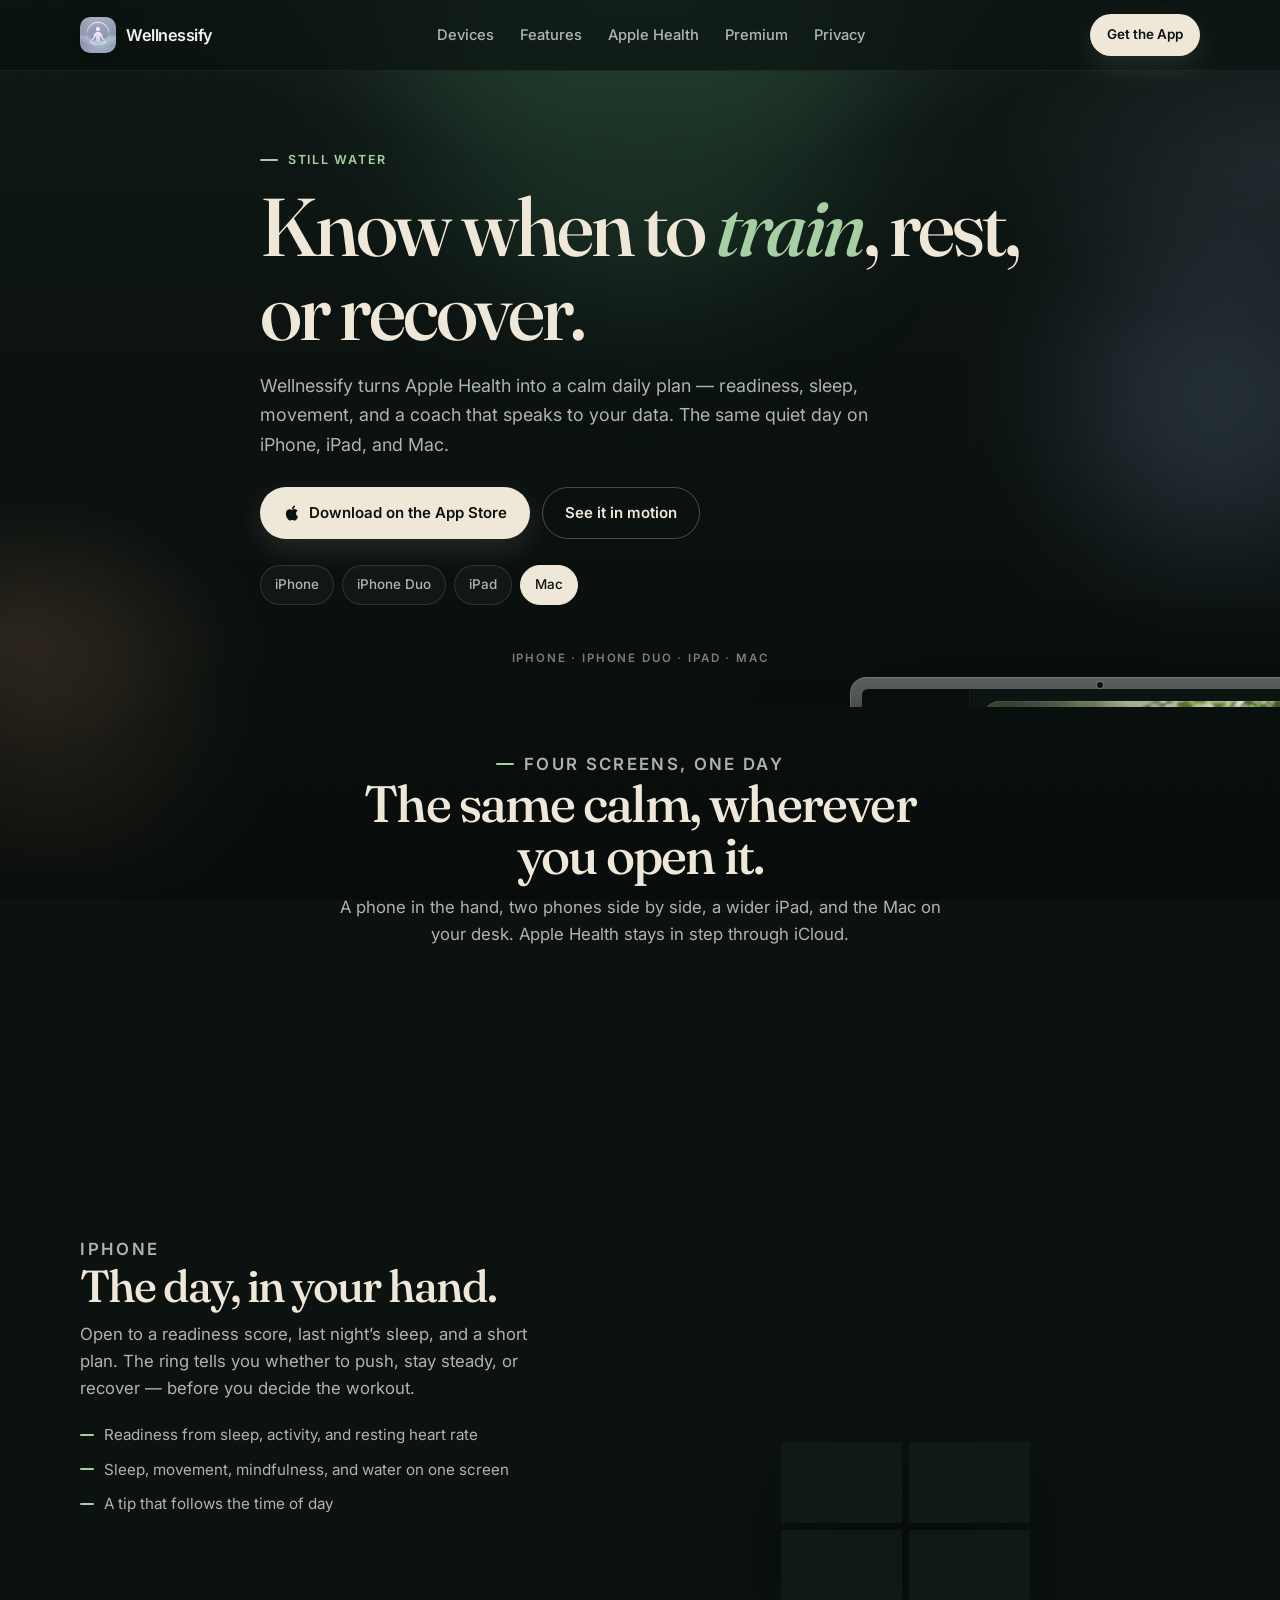
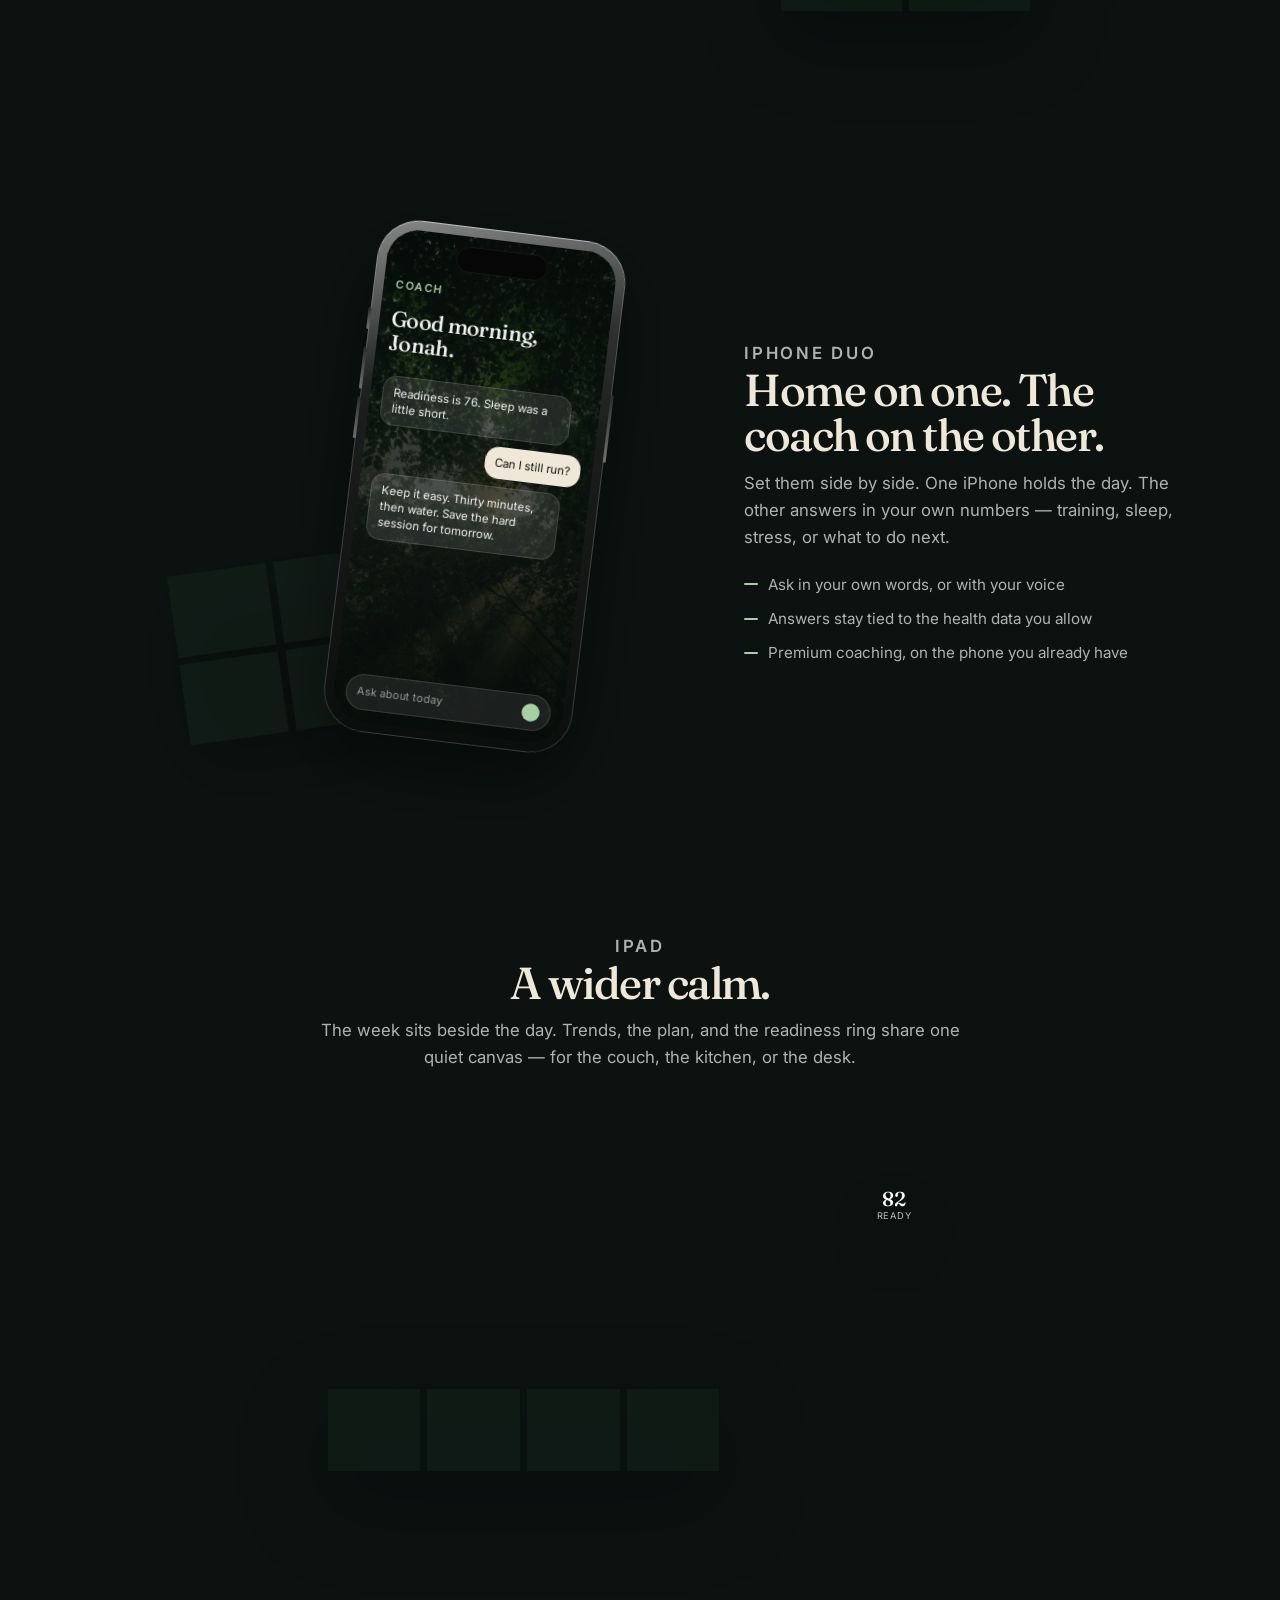
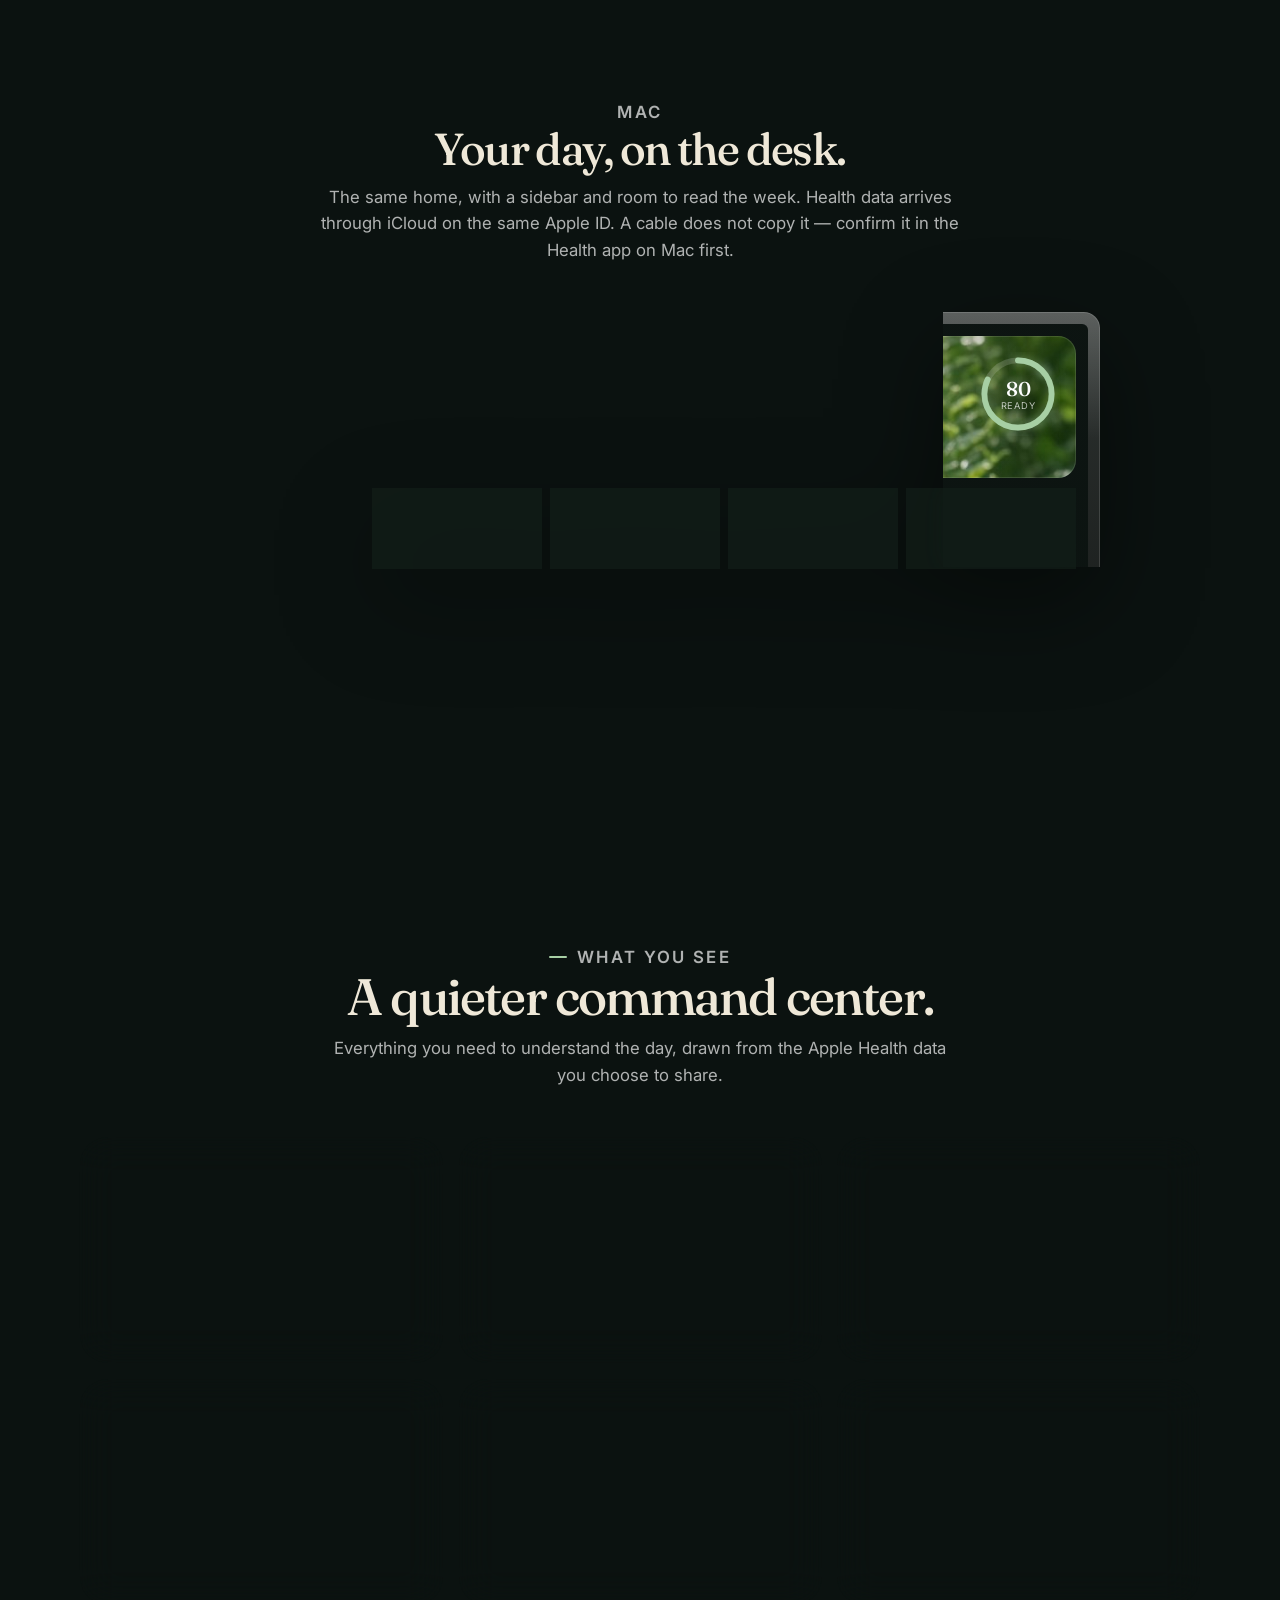
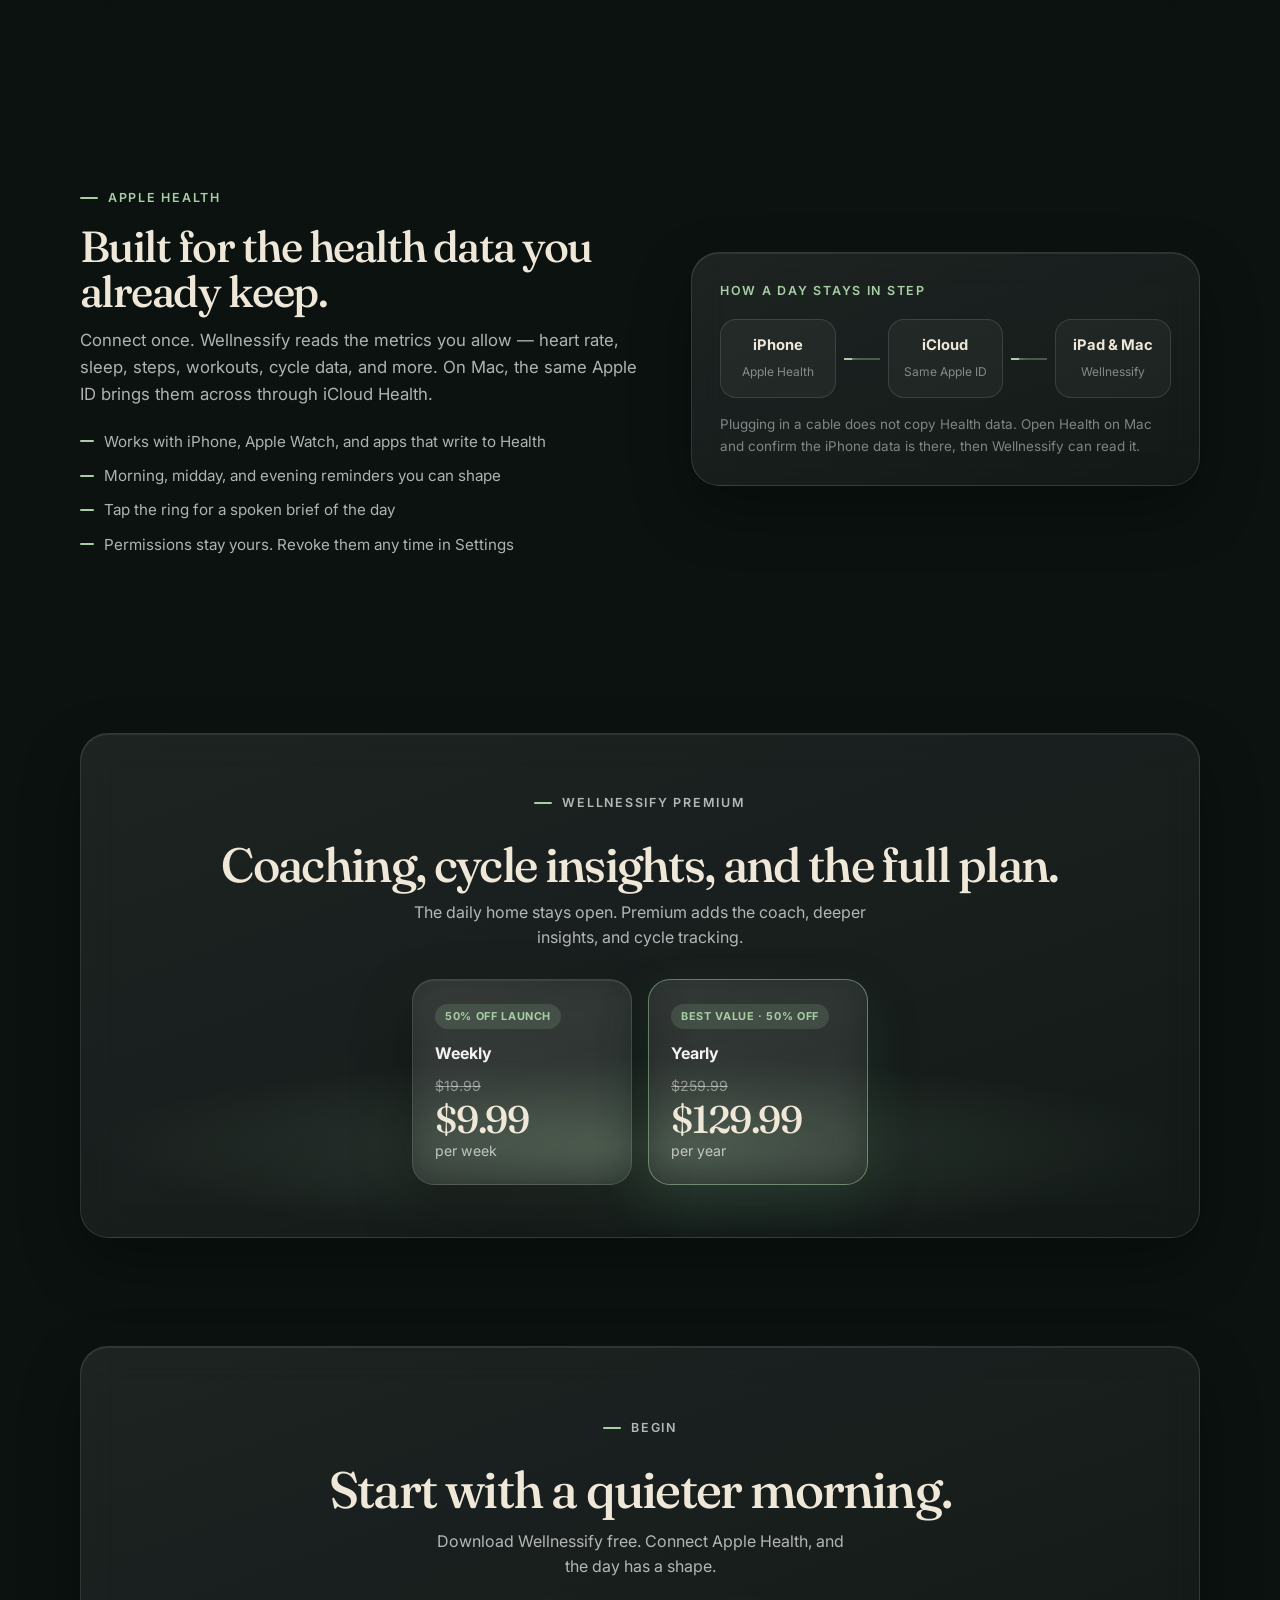
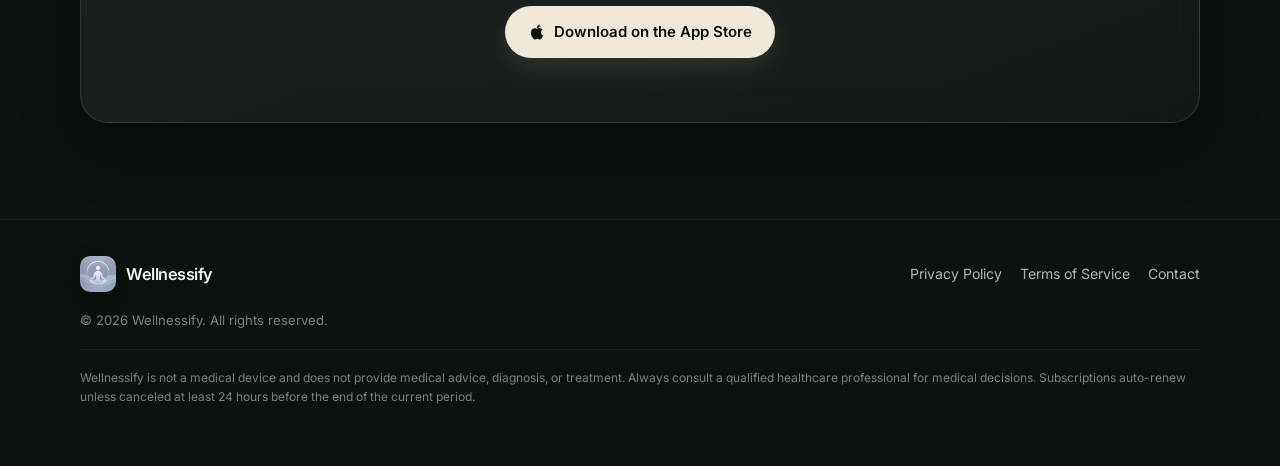
<file: index.html>
<!DOCTYPE html>
<html lang="en">
<head>
  <meta charset="UTF-8">
  <meta name="viewport" content="width=device-width, initial-scale=1.0">
  <meta name="description" content="Wellnessify — a calm daily plan from Apple Health. Readiness, sleep, movement, and an AI coach on iPhone, iPad, and Mac.">
  <meta name="theme-color" content="#0B1210">
  <meta property="og:title" content="Wellnessify — Know when to train, rest, or recover">
  <meta property="og:description" content="A quiet wellness home for Apple Health. Readiness, sleep, and a coach that speaks to your data — on iPhone, iPad, and Mac.">
  <meta property="og:type" content="website">
  <meta property="og:image" content="assets/app-icon-1024.png">
  <title>Wellnessify — Know when to train, rest, or recover</title>
  <link rel="icon" href="assets/app-icon.png" type="image/png">
  <link rel="apple-touch-icon" href="assets/app-icon-1024.png">
  <link rel="stylesheet" href="css/styles.css">
</head>
<body>
  <div class="page-bg" aria-hidden="true">
    <div class="orb orb-1"></div>
    <div class="orb orb-2"></div>
    <div class="orb orb-3"></div>
    <div class="grain"></div>
  </div>

  <header class="site-nav">
    <div class="container nav-inner">
      <a href="#" class="brand">
        <img src="assets/app-icon.png" alt="" width="36" height="36">
        Wellnessify
      </a>
      <button class="nav-toggle" type="button" aria-label="Open menu" aria-expanded="false">
        <svg width="22" height="22" viewBox="0 0 24 24" fill="none" stroke="currentColor" stroke-width="1.8"><path d="M4 7h16M4 12h16M4 17h16"/></svg>
      </button>
      <ul class="nav-links">
        <li><a href="#devices">Devices</a></li>
        <li><a href="#features">Features</a></li>
        <li><a href="#health">Apple Health</a></li>
        <li><a href="#premium">Premium</a></li>
        <li><a href="privacy.html">Privacy</a></li>
      </ul>
      <a href="https://apps.apple.com/app/wellnessify/id6779297287" class="btn btn-primary btn-sm">Get the App</a>
    </div>
  </header>

  <main>
    <section class="hero">
      <div class="container hero-copy reveal">
        <p class="eyebrow"><i></i> Still Water</p>
        <h1>Know when to <em>train</em>, rest, or recover.</h1>
        <p class="hero-lead">Wellnessify turns Apple Health into a calm daily plan — readiness, sleep, movement, and a coach that speaks to your data. The same quiet day on iPhone, iPad, and Mac.</p>
        <div class="hero-actions">
          <a href="https://apps.apple.com/app/wellnessify/id6779297287" class="btn btn-primary">
            <svg width="18" height="18" viewBox="0 0 24 24" fill="currentColor" aria-hidden="true"><path d="M18.71 19.5c-.83 1.24-1.71 2.45-3.05 2.47-1.34.03-1.77-.79-3.29-.79-1.53 0-2 .77-3.27.82-1.31.05-2.3-1.32-3.14-2.53C4.25 17 2.94 12.45 4.7 9.39c.87-1.52 2.43-2.48 4.12-2.51 1.28-.02 2.5.87 3.29.87.78 0 2.26-1.07 3.8-.91.65.03 2.47.26 3.64 1.98-.09.06-2.17 1.28-2.15 3.81.03 3.02 2.65 4.03 2.68 4.04-.03.07-.42 1.44-1.38 2.83M13 3.5c.73-.83 1.94-1.46 2.94-1.5.13 1.17-.34 2.35-1.04 3.19-.69.85-1.83 1.51-2.95 1.42-.15-1.15.41-2.35 1.05-3.11z"/></svg>
            Download on the App Store
          </a>
          <a href="#devices" class="btn btn-ghost">See it in motion</a>
        </div>
        <nav class="device-nav" aria-label="Devices">
          <a href="#iphone">iPhone</a>
          <a href="#duo">iPhone Duo</a>
          <a href="#ipad">iPad</a>
          <a href="#mac">Mac</a>
        </nav>
      </div>

      <div class="stage-viewport" aria-hidden="true">
        <div class="stage" id="stage">
          <div class="floor"></div>

          <div class="depth slot-ipad" data-depth="14">
            <div class="lean lean-ipad">
              <div class="enter" style="--d:.08s">
                <div class="float" style="--bob:8s">
                  <article class="ipad anim">
                    <div class="bezel">
                      <span class="ipad-cam"></span>
                      <div class="glass-screen">
                        <div class="desk">
                          <div class="desk-hero" style="background-image:url('assets/scenes/horizon.jpg')">
                            <div class="desk-copy">
                              <p class="hello">Good evening,</p>
                              <p class="name">Maya</p>
                              <span class="tick"></span>
                              <p class="tip">Sleep ran long. Keep today steady.</p>
                            </div>
                            <div class="ring" style="--end:82">
                              <svg viewBox="0 0 100 100"><circle class="track" cx="50" cy="50" r="40"/><circle class="progress" cx="50" cy="50" r="40"/></svg>
                              <div class="ring-num"><strong class="count"></strong><small>ready</small></div>
                            </div>
                          </div>
                          <div class="tiles tiles-4">
                            <div class="tile sleep"><span>Sleep</span><strong>7h 12m</strong><small>+0.4h</small></div>
                            <div class="tile move"><span>Move</span><strong>6,420</strong><small>steps</small></div>
                            <div class="tile mind"><span>Mindful</span><strong>12</strong><small>min</small></div>
                            <div class="tile water"><span>Water</span><strong>5</strong><small>glasses</small><i class="fill"></i></div>
                          </div>
                        </div>
                      </div>
                    </div>
                  </article>
                </div>
              </div>
            </div>
          </div>

          <div class="depth slot-mac" data-depth="8">
            <div class="enter" style="--d:.18s">
              <div class="float" style="--bob:9.5s">
                <article class="macbook anim">
                  <div class="mac-lid">
                    <span class="mac-cam"></span>
                    <div class="mac-display">
                      <div class="os">
                        <aside class="os-side">
                          <p class="os-brand">Wellnessify</p>
                          <span class="on">Home</span>
                          <span>Insights</span>
                          <span>Activity</span>
                          <span>Devices</span>
                          <span class="os-profile"><i></i> Maya</span>
                        </aside>
                        <div class="os-main">
                          <div class="desk-hero short" style="background-image:url('assets/scenes/fern.jpg')">
                            <div class="desk-copy">
                              <p class="hello">Good evening,</p>
                              <p class="name">Maya</p>
                              <span class="tick"></span>
                            </div>
                            <div class="ring sm" style="--end:82">
                              <svg viewBox="0 0 100 100"><circle class="track" cx="50" cy="50" r="40"/><circle class="progress" cx="50" cy="50" r="40"/></svg>
                              <div class="ring-num"><strong class="count"></strong><small>ready</small></div>
                            </div>
                          </div>
                          <div class="week">
                            <p>This week</p>
                            <div class="bars">
                              <i style="--h:46%"></i><i style="--h:62%"></i><i style="--h:40%"></i><i style="--h:78%"></i><i style="--h:70%"></i><i style="--h:88%"></i><i style="--h:58%"></i>
                            </div>
                          </div>
                        </div>
                      </div>
                    </div>
                  </div>
                  <div class="mac-base"><span></span></div>
                </article>
              </div>
            </div>
          </div>

          <div class="depth slot-back" data-depth="22">
            <div class="lean lean-back">
              <div class="enter" style="--d:.32s">
                <div class="float" style="--bob:7.2s">
                  <article class="iphone anim">
                    <div class="bezel">
                      <i class="side silent"></i><i class="side up"></i><i class="side down"></i><i class="side power"></i>
                      <div class="glass-screen coach-screen">
                        <img src="assets/scenes/canopy.jpg" alt="">
                        <div class="scrim heavy"></div>
                        <div class="island"></div>
                        <div class="ui coach-ui">
                          <p class="kicker">Coach</p>
                          <p class="coach-title">Good evening, Maya.</p>
                          <div class="bubbles">
                            <p class="bubble them">Readiness is 82. A moderate session fits.</p>
                            <p class="bubble me">Should I train?</p>
                            <p class="bubble them">Yes — keep it easy. Sleep ran long, and your heart rate is calm.</p>
                          </div>
                          <div class="composer"><span>Ask about today</span></div>
                        </div>
                      </div>
                    </div>
                  </article>
                </div>
              </div>
            </div>
          </div>

          <div class="depth slot-front" data-depth="30">
            <div class="lean lean-front">
              <div class="enter" style="--d:.46s">
                <div class="float" style="--bob:6.4s">
                  <article class="iphone anim sheen">
                    <div class="bezel">
                      <i class="side silent"></i><i class="side up"></i><i class="side down"></i><i class="side power"></i>
                      <div class="glass-screen">
                        <img src="assets/scenes/phone-home.jpg" alt="" style="object-position:64% 28%">
                        <div class="scrim"></div>
                        <div class="island"></div>
                        <div class="ui">
                          <div class="ui-hero">
                            <div>
                              <p class="hello">Good evening,</p>
                              <p class="name">Maya</p>
                              <span class="tick"></span>
                              <p class="tip tip-rotate"><span>Sleep was solid. Keep today steady.</span><span>Heart rate is calm. A walk fits.</span></p>
                            </div>
                            <div class="ring" style="--end:82">
                              <svg viewBox="0 0 100 100"><circle class="track" cx="50" cy="50" r="40"/><circle class="progress" cx="50" cy="50" r="40"/></svg>
                              <div class="ring-num"><strong class="count"></strong><small>ready</small></div>
                            </div>
                          </div>
                          <div class="tiles">
                            <div class="tile sleep"><span>Sleep</span><strong>7h 12m</strong><small>+0.4h</small></div>
                            <div class="tile move"><span>Move</span><strong>6,420</strong><small>steps</small></div>
                            <div class="tile mind"><span>Mindful</span><strong>12</strong><small>min</small></div>
                            <div class="tile water"><span>Water</span><strong>5</strong><small>glasses</small><i class="fill"></i></div>
                          </div>
                          <div class="tabbar"><span class="on">Home</span><span>Insights</span><span>Activity</span><span>Devices</span></div>
                        </div>
                      </div>
                    </div>
                  </article>
                </div>
              </div>
            </div>
          </div>
        </div>
      </div>
      <p class="stage-caption">iPhone · iPhone Duo · iPad · Mac</p>
    </section>

    <section id="devices" class="devices">
      <div class="container">
        <div class="section-head reveal">
          <p class="eyebrow"><i></i> Four screens, one day</p>
          <h2>The same calm, wherever you open it.</h2>
          <p>A phone in the hand, two phones side by side, a wider iPad, and the Mac on your desk. Apple Health stays in step through iCloud.</p>
        </div>

        <article class="showcase reveal" id="iphone">
          <div class="showcase-grid">
            <div class="showcase-copy">
              <p class="device-kicker">iPhone</p>
              <h2>The day, in your hand.</h2>
              <p>Open to a readiness score, last night’s sleep, and a short plan. The ring tells you whether to push, stay steady, or recover — before you decide the workout.</p>
              <ul class="ticks">
                <li>Readiness from sleep, activity, and resting heart rate</li>
                <li>Sleep, movement, mindfulness, and water on one screen</li>
                <li>A tip that follows the time of day</li>
              </ul>
            </div>
            <div class="showcase-stage">
              <article class="iphone anim sheen" aria-label="Wellnessify on iPhone, showing a readiness score of 82">
                <div class="bezel">
                  <i class="side silent"></i><i class="side up"></i><i class="side down"></i><i class="side power"></i>
                  <div class="glass-screen">
                    <img src="assets/scenes/phone-home.jpg" alt="" style="object-position:64% 28%">
                    <div class="scrim"></div>
                    <div class="island"></div>
                    <div class="ui">
                      <div class="ui-hero">
                        <div>
                          <p class="hello">Good evening,</p>
                          <p class="name">Maya</p>
                          <span class="tick"></span>
                          <p class="tip tip-rotate"><span>Sleep was solid. Keep today steady.</span><span>Heart rate is calm. A walk fits.</span></p>
                        </div>
                        <div class="ring" style="--end:82">
                          <svg viewBox="0 0 100 100"><circle class="track" cx="50" cy="50" r="40"/><circle class="progress" cx="50" cy="50" r="40"/></svg>
                          <div class="ring-num"><strong class="count"></strong><small>ready</small></div>
                        </div>
                      </div>
                      <div class="tiles">
                        <div class="tile sleep"><span>Sleep</span><strong>7h 12m</strong><small>+0.4h</small></div>
                        <div class="tile move"><span>Move</span><strong>6,420</strong><small>steps</small></div>
                        <div class="tile mind"><span>Mindful</span><strong>12</strong><small>min</small></div>
                        <div class="tile water"><span>Water</span><strong>5</strong><small>glasses</small><i class="fill"></i></div>
                      </div>
                      <div class="tabbar"><span class="on">Home</span><span>Insights</span><span>Activity</span><span>Devices</span></div>
                    </div>
                  </div>
                </div>
              </article>
            </div>
          </div>
        </article>

        <article class="showcase reverse reveal" id="duo">
          <div class="showcase-grid">
            <div class="showcase-copy">
              <p class="device-kicker">iPhone Duo</p>
              <h2>Home on one. The coach on the other.</h2>
              <p>Set them side by side. One iPhone holds the day. The other answers in your own numbers — training, sleep, stress, or what to do next.</p>
              <ul class="ticks">
                <li>Ask in your own words, or with your voice</li>
                <li>Answers stay tied to the health data you allow</li>
                <li>Premium coaching, on the phone you already have</li>
              </ul>
            </div>
            <div class="duo-stage">
              <div class="lean lean-duo-l">
                <div class="float" style="--bob:7.5s">
                  <article class="iphone anim" aria-label="Wellnessify home on the first iPhone">
                    <div class="bezel">
                      <i class="side silent"></i><i class="side up"></i><i class="side down"></i><i class="side power"></i>
                      <div class="glass-screen">
                        <img src="assets/scenes/phone-alt.jpg" alt="" style="object-position:62% 24%">
                        <div class="scrim"></div>
                        <div class="island"></div>
                        <div class="ui">
                          <div class="ui-hero">
                            <div>
                              <p class="hello">Good morning,</p>
                              <p class="name">Jonah</p>
                              <span class="tick"></span>
                              <p class="tip">A steady start. Room for an easy run.</p>
                            </div>
                            <div class="ring" style="--end:76">
                              <svg viewBox="0 0 100 100"><circle class="track" cx="50" cy="50" r="40"/><circle class="progress" cx="50" cy="50" r="40"/></svg>
                              <div class="ring-num"><strong class="count"></strong><small>ready</small></div>
                            </div>
                          </div>
                          <div class="tiles">
                            <div class="tile sleep"><span>Sleep</span><strong>6h 40m</strong><small>−0.3h</small></div>
                            <div class="tile move"><span>Move</span><strong>8,140</strong><small>steps</small></div>
                            <div class="tile mind"><span>Mindful</span><strong>8</strong><small>min</small></div>
                            <div class="tile water"><span>Water</span><strong>3</strong><small>glasses</small><i class="fill" style="--level:42%"></i></div>
                          </div>
                          <div class="tabbar"><span class="on">Home</span><span>Insights</span><span>Activity</span><span>Devices</span></div>
                        </div>
                      </div>
                    </div>
                  </article>
                </div>
              </div>
              <div class="lean lean-duo-r">
                <div class="float" style="--bob:8.4s">
                  <article class="iphone anim" aria-label="Wellnessify coach on the second iPhone">
                    <div class="bezel">
                      <i class="side silent"></i><i class="side up"></i><i class="side down"></i><i class="side power"></i>
                      <div class="glass-screen coach-screen">
                        <img src="assets/scenes/canopy.jpg" alt="">
                        <div class="scrim heavy"></div>
                        <div class="island"></div>
                        <div class="ui coach-ui">
                          <p class="kicker">Coach</p>
                          <p class="coach-title">Good morning, Jonah.</p>
                          <div class="bubbles">
                            <p class="bubble them">Readiness is 76. Sleep was a little short.</p>
                            <p class="bubble me">Can I still run?</p>
                            <p class="bubble them">Keep it easy. Thirty minutes, then water. Save the hard session for tomorrow.</p>
                          </div>
                          <div class="composer"><span>Ask about today</span></div>
                        </div>
                      </div>
                    </div>
                  </article>
                </div>
              </div>
            </div>
          </div>
        </article>

        <article class="showcase reveal" id="ipad">
          <div class="showcase-copy center">
            <p class="device-kicker">iPad</p>
            <h2>A wider calm.</h2>
            <p>The week sits beside the day. Trends, the plan, and the readiness ring share one quiet canvas — for the couch, the kitchen, or the desk.</p>
          </div>
          <div class="showcase-stage pad-stage">
            <article class="ipad anim" aria-label="Wellnessify on iPad">
              <div class="bezel">
                <span class="ipad-cam"></span>
                <div class="glass-screen">
                  <div class="desk">
                    <div class="desk-hero" style="background-image:url('assets/scenes/horizon.jpg')">
                      <div class="desk-copy">
                        <p class="hello">Good evening,</p>
                        <p class="name">Maya</p>
                        <span class="tick"></span>
                        <p class="tip">Sleep ran long. Heart rate is calm. A walk is enough.</p>
                      </div>
                      <div class="ring" style="--end:82">
                        <svg viewBox="0 0 100 100"><circle class="track" cx="50" cy="50" r="40"/><circle class="progress" cx="50" cy="50" r="40"/></svg>
                        <div class="ring-num"><strong class="count"></strong><small>ready</small></div>
                      </div>
                    </div>
                    <div class="desk-row">
                      <div class="tiles tiles-4">
                        <div class="tile sleep"><span>Sleep</span><strong>7h 12m</strong><small>+0.4h</small></div>
                        <div class="tile move"><span>Move</span><strong>6,420</strong><small>steps</small></div>
                        <div class="tile mind"><span>Mindful</span><strong>12</strong><small>min</small></div>
                        <div class="tile water"><span>Water</span><strong>5</strong><small>glasses</small><i class="fill"></i></div>
                      </div>
                      <div class="week card">
                        <p>This week’s steps</p>
                        <div class="bars tall">
                          <i style="--h:46%"><b>M</b></i><i style="--h:62%"><b>T</b></i><i style="--h:40%"><b>W</b></i><i style="--h:78%"><b>T</b></i><i style="--h:70%"><b>F</b></i><i style="--h:88%"><b>S</b></i><i style="--h:58%"><b>S</b></i>
                        </div>
                      </div>
                    </div>
                  </div>
                </div>
              </div>
            </article>
          </div>
        </article>

        <article class="showcase reveal" id="mac">
          <div class="showcase-copy center">
            <p class="device-kicker">Mac</p>
            <h2>Your day, on the desk.</h2>
            <p>The same home, with a sidebar and room to read the week. Health data arrives through iCloud on the same Apple ID. A cable does not copy it — confirm it in the Health app on Mac first.</p>
          </div>
          <div class="showcase-stage mac-stage">
            <article class="macbook anim" aria-label="Wellnessify on Mac">
              <div class="mac-lid">
                <span class="mac-cam"></span>
                <div class="mac-display">
                  <div class="os">
                    <aside class="os-side">
                      <p class="os-brand"><img src="assets/app-icon.png" alt="" width="22" height="22"> Wellnessify</p>
                      <span class="on">Home</span>
                      <span>Insights</span>
                      <span>Activity</span>
                      <span>Devices</span>
                      <span>Settings</span>
                      <span class="os-profile"><i></i> Maya</span>
                    </aside>
                    <div class="os-main">
                      <div class="desk-hero" style="background-image:url('assets/scenes/fern.jpg')">
                        <div class="desk-copy">
                          <p class="hello">Good evening,</p>
                          <p class="name">Maya</p>
                          <span class="tick"></span>
                          <p class="tip">Sleep ran long. Keep the evening easy.</p>
                        </div>
                        <div class="ring" style="--end:82">
                          <svg viewBox="0 0 100 100"><circle class="track" cx="50" cy="50" r="40"/><circle class="progress" cx="50" cy="50" r="40"/></svg>
                          <div class="ring-num"><strong class="count"></strong><small>ready</small></div>
                        </div>
                      </div>
                      <div class="tiles tiles-4">
                        <div class="tile sleep"><span>Sleep</span><strong>7h 12m</strong><small>+0.4h</small></div>
                        <div class="tile move"><span>Move</span><strong>6,420</strong><small>steps</small></div>
                        <div class="tile mind"><span>Mindful</span><strong>12</strong><small>min</small></div>
                        <div class="tile water"><span>Water</span><strong>5</strong><small>glasses</small><i class="fill"></i></div>
                      </div>
                      <div class="week card">
                        <p>This week</p>
                        <div class="bars tall">
                          <i style="--h:42%"><b>M</b></i><i style="--h:66%"><b>T</b></i><i style="--h:38%"><b>W</b></i><i style="--h:74%"><b>T</b></i><i style="--h:80%"><b>F</b></i><i style="--h:90%"><b>S</b></i><i style="--h:54%"><b>S</b></i>
                        </div>
                      </div>
                    </div>
                  </div>
                </div>
              </div>
              <div class="mac-base"><span></span></div>
            </article>
          </div>
        </article>
      </div>
    </section>

    <section id="features">
      <div class="container">
        <div class="section-head reveal">
          <p class="eyebrow"><i></i> What you see</p>
          <h2>A quieter command center.</h2>
          <p>Everything you need to understand the day, drawn from the Apple Health data you choose to share.</p>
        </div>
        <div class="feature-grid">
          <article class="glass feature-card reveal">
            <div class="feature-icon sage">
              <svg width="22" height="22" viewBox="0 0 24 24" fill="none" stroke="currentColor" stroke-width="1.7"><path d="M13 2L3 14h9l-1 8 10-12h-9l1-8z"/></svg>
            </div>
            <h3>Daily readiness</h3>
            <p>A 0–100 score from sleep, activity, and resting heart rate, so you know when to push and when to recover.</p>
          </article>
          <article class="glass feature-card reveal">
            <div class="feature-icon night">
              <svg width="22" height="22" viewBox="0 0 24 24" fill="none" stroke="currentColor" stroke-width="1.7"><path d="M21 12.79A9 9 0 1 1 11.21 3 7 7 0 0 0 21 12.79z"/></svg>
            </div>
            <h3>Sleep and recovery</h3>
            <p>Duration, stages, and the week behind them. See how last night shapes tomorrow.</p>
          </article>
          <article class="glass feature-card reveal">
            <div class="feature-icon clay">
              <svg width="22" height="22" viewBox="0 0 24 24" fill="none" stroke="currentColor" stroke-width="1.7"><path d="M20.8 4.6a5.5 5.5 0 0 0-7.8 0L12 5.7l-1-1.1a5.5 5.5 0 0 0-7.8 7.8l1 1L12 21.2l7.8-7.8 1-1a5.5 5.5 0 0 0 0-7.8z"/></svg>
            </div>
            <h3>Heart and vitals</h3>
            <p>Heart rate, blood oxygen, HRV, and a seven-day history, held in one place.</p>
          </article>
          <article class="glass feature-card reveal">
            <div class="feature-icon water">
              <svg width="22" height="22" viewBox="0 0 24 24" fill="none" stroke="currentColor" stroke-width="1.7"><path d="M18 20V10M12 20V4M6 20v-6"/></svg>
            </div>
            <h3>Activity and goals</h3>
            <p>Steps, active energy, workouts, and the targets you set, with the week drawn beside them.</p>
          </article>
          <article class="glass feature-card reveal">
            <div class="feature-icon dusk">
              <svg width="22" height="22" viewBox="0 0 24 24" fill="none" stroke="currentColor" stroke-width="1.7"><circle cx="12" cy="12" r="9"/><path d="M12 7v5l3 2"/></svg>
            </div>
            <h3>Cycle insights</h3>
            <p>Phase and pattern, from Apple Health cycle data. A Premium feature.</p>
          </article>
          <article class="glass feature-card reveal">
            <div class="feature-icon sage">
              <svg width="22" height="22" viewBox="0 0 24 24" fill="none" stroke="currentColor" stroke-width="1.7"><path d="M12 3l1.6 4.8L18.5 9.5l-4.9 1.5L12 16l-1.6-5L5.5 9.5l4.9-1.7L12 3z"/></svg>
            </div>
            <h3>AI wellness coach</h3>
            <p>Ask about sleep, training, nutrition, or stress. Voice input included. A Premium feature.</p>
          </article>
        </div>
      </div>
    </section>

    <section id="health">
      <div class="container split">
        <div class="reveal">
          <p class="eyebrow"><i></i> Apple Health</p>
          <h2>Built for the health data you already keep.</h2>
          <p class="lead">Connect once. Wellnessify reads the metrics you allow — heart rate, sleep, steps, workouts, cycle data, and more. On Mac, the same Apple ID brings them across through iCloud Health.</p>
          <ul class="ticks">
            <li>Works with iPhone, Apple Watch, and apps that write to Health</li>
            <li>Morning, midday, and evening reminders you can shape</li>
            <li>Tap the ring for a spoken brief of the day</li>
            <li>Permissions stay yours. Revoke them any time in Settings</li>
          </ul>
        </div>
        <div class="glass sync-card reveal">
          <p class="sync-label">How a day stays in step</p>
          <div class="sync">
            <div class="node"><strong>iPhone</strong><span>Apple Health</span></div>
            <div class="link" aria-hidden="true"><i></i></div>
            <div class="node"><strong>iCloud</strong><span>Same Apple ID</span></div>
            <div class="link" aria-hidden="true"><i></i></div>
            <div class="node"><strong>iPad &amp; Mac</strong><span>Wellnessify</span></div>
          </div>
          <p class="sync-note">Plugging in a cable does not copy Health data. Open Health on Mac and confirm the iPhone data is there, then Wellnessify can read it.</p>
        </div>
      </div>
    </section>

    <section id="premium">
      <div class="container">
        <div class="glass premium-banner reveal">
          <p class="eyebrow"><i></i> Wellnessify Premium</p>
          <h2>Coaching, cycle insights, and the full plan.</h2>
          <p>The daily home stays open. Premium adds the coach, deeper insights, and cycle tracking.</p>
          <div class="pricing-row">
            <div class="glass glass-sm price-card">
              <span class="price-badge">50% off launch</span>
              <h3>Weekly</h3>
              <div class="price-old">$19.99</div>
              <div class="price-now">$9.99</div>
              <div class="price-period">per week</div>
            </div>
            <div class="glass glass-sm price-card featured">
              <span class="price-badge">Best value · 50% off</span>
              <h3>Yearly</h3>
              <div class="price-old">$259.99</div>
              <div class="price-now">$129.99</div>
              <div class="price-period">per year</div>
            </div>
          </div>
        </div>
      </div>
    </section>

    <section class="cta" id="download">
      <div class="container">
        <div class="glass cta-box reveal">
          <p class="eyebrow"><i></i> Begin</p>
          <h2>Start with a quieter morning.</h2>
          <p>Download Wellnessify free. Connect Apple Health, and the day has a shape.</p>
          <a href="https://apps.apple.com/app/wellnessify/id6779297287" class="btn btn-primary" rel="noopener">
            <svg width="18" height="18" viewBox="0 0 24 24" fill="currentColor" aria-hidden="true"><path d="M18.71 19.5c-.83 1.24-1.71 2.45-3.05 2.47-1.34.03-1.77-.79-3.29-.79-1.53 0-2 .77-3.27.82-1.31.05-2.3-1.32-3.14-2.53C4.25 17 2.94 12.45 4.7 9.39c.87-1.52 2.43-2.48 4.12-2.51 1.28-.02 2.5.87 3.29.87.78 0 2.26-1.07 3.8-.91.65.03 2.47.26 3.64 1.98-.09.06-2.17 1.28-2.15 3.81.03 3.02 2.65 4.03 2.68 4.04-.03.07-.42 1.44-1.38 2.83M13 3.5c.73-.83 1.94-1.46 2.94-1.5.13 1.17-.34 2.35-1.04 3.19-.69.85-1.83 1.51-2.95 1.42-.15-1.15.41-2.35 1.05-3.11z"/></svg>
            Download on the App Store
          </a>
        </div>
      </div>
    </section>
  </main>

  <footer class="site-footer">
    <div class="container">
      <div class="footer-inner">
        <a href="#" class="brand">
          <img src="assets/app-icon.png" alt="" width="32" height="32">
          Wellnessify
        </a>
        <ul class="footer-links">
          <li><a href="privacy.html">Privacy Policy</a></li>
          <li><a href="terms.html">Terms of Service</a></li>
          <li><a href="mailto:wellnessify@hokfam.com">Contact</a></li>
        </ul>
      </div>
      <p class="footer-copy">© <span id="year"></span> Wellnessify. All rights reserved.</p>
      <p class="disclaimer">
        Wellnessify is not a medical device and does not provide medical advice, diagnosis, or treatment.
        Always consult a qualified healthcare professional for medical decisions.
        Subscriptions auto-renew unless canceled at least 24 hours before the end of the current period.
      </p>
    </div>
  </footer>

  <script src="js/main.js"></script>
</body>
</html>
</file>
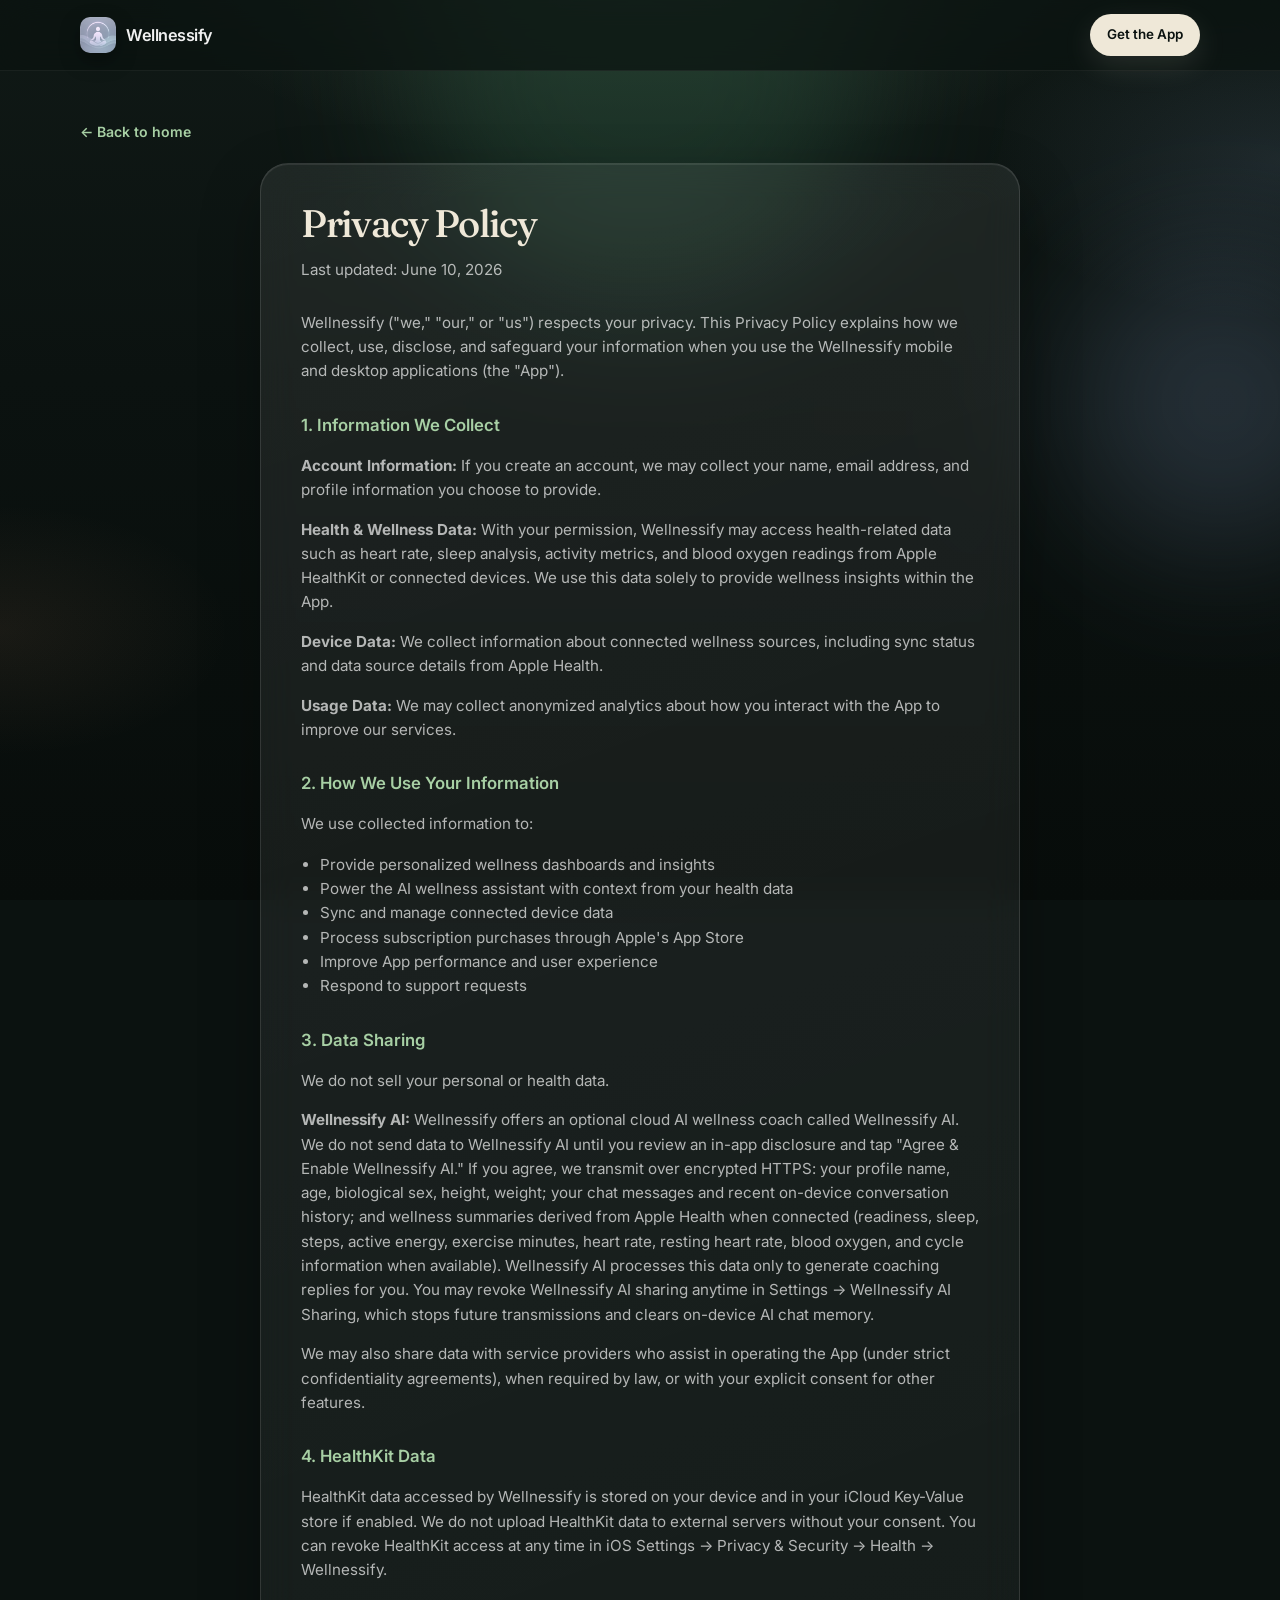
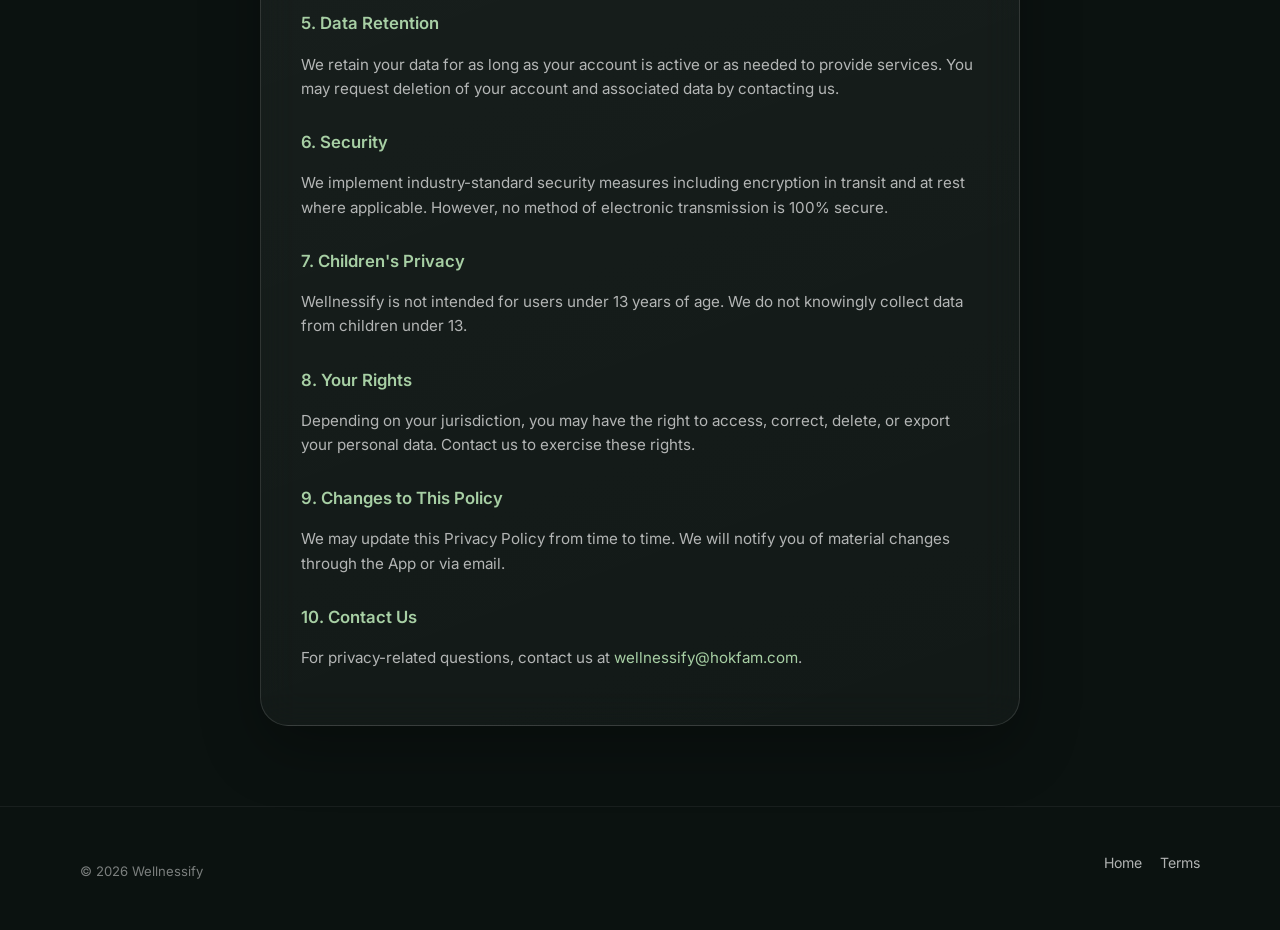
<file: privacy.html>
<!DOCTYPE html>
<html lang="en">
<head>
  <meta charset="UTF-8">
  <meta name="viewport" content="width=device-width, initial-scale=1.0">
  <meta name="description" content="Wellnessify Privacy Policy">
  <meta name="theme-color" content="#0B1210">
  <title>Privacy Policy — Wellnessify</title>
  <link rel="icon" href="assets/app-icon.png" type="image/png">
  <link rel="stylesheet" href="css/styles.css">
</head>
<body>
  <div class="page-bg" aria-hidden="true">
    <div class="orb orb-1"></div>
    <div class="orb orb-2"></div>
  </div>

  <header class="site-nav">
    <div class="container nav-inner">
      <a href="index.html" class="brand">
        <img src="assets/app-icon.png" alt="" width="40" height="40">
        Wellnessify
      </a>
      <a href="https://apps.apple.com/app/wellnessify/id6779297287" class="btn btn-primary btn-sm">Get the App</a>
    </div>
  </header>

  <main class="legal-page">
    <div class="container">
      <a href="index.html" class="back-link">← Back to home</a>
      <article class="glass">
        <h1>Privacy Policy</h1>
        <p class="legal-meta">Last updated: June 10, 2026</p>

        <p>Wellnessify ("we," "our," or "us") respects your privacy. This Privacy Policy explains how we collect, use, disclose, and safeguard your information when you use the Wellnessify mobile and desktop applications (the "App").</p>

        <h2>1. Information We Collect</h2>
        <p><strong>Account Information:</strong> If you create an account, we may collect your name, email address, and profile information you choose to provide.</p>
        <p><strong>Health &amp; Wellness Data:</strong> With your permission, Wellnessify may access health-related data such as heart rate, sleep analysis, activity metrics, and blood oxygen readings from Apple HealthKit or connected devices. We use this data solely to provide wellness insights within the App.</p>
        <p><strong>Device Data:</strong> We collect information about connected wellness sources, including sync status and data source details from Apple Health.</p>
        <p><strong>Usage Data:</strong> We may collect anonymized analytics about how you interact with the App to improve our services.</p>

        <h2>2. How We Use Your Information</h2>
        <p>We use collected information to:</p>
        <ul>
          <li>Provide personalized wellness dashboards and insights</li>
          <li>Power the AI wellness assistant with context from your health data</li>
          <li>Sync and manage connected device data</li>
          <li>Process subscription purchases through Apple's App Store</li>
          <li>Improve App performance and user experience</li>
          <li>Respond to support requests</li>
        </ul>

        <h2>3. Data Sharing</h2>
        <p>We do not sell your personal or health data.</p>
        <p><strong>Wellnessify AI:</strong> Wellnessify offers an optional cloud AI wellness coach called Wellnessify AI. We do not send data to Wellnessify AI until you review an in-app disclosure and tap "Agree &amp; Enable Wellnessify AI." If you agree, we transmit over encrypted HTTPS: your profile name, age, biological sex, height, weight; your chat messages and recent on-device conversation history; and wellness summaries derived from Apple Health when connected (readiness, sleep, steps, active energy, exercise minutes, heart rate, resting heart rate, blood oxygen, and cycle information when available). Wellnessify AI processes this data only to generate coaching replies for you. You may revoke Wellnessify AI sharing anytime in Settings → Wellnessify AI Sharing, which stops future transmissions and clears on-device AI chat memory.</p>
        <p>We may also share data with service providers who assist in operating the App (under strict confidentiality agreements), when required by law, or with your explicit consent for other features.</p>

        <h2>4. HealthKit Data</h2>
        <p>HealthKit data accessed by Wellnessify is stored on your device and in your iCloud Key-Value store if enabled. We do not upload HealthKit data to external servers without your consent. You can revoke HealthKit access at any time in iOS Settings → Privacy &amp; Security → Health → Wellnessify.</p>

        <h2>5. Data Retention</h2>
        <p>We retain your data for as long as your account is active or as needed to provide services. You may request deletion of your account and associated data by contacting us.</p>

        <h2>6. Security</h2>
        <p>We implement industry-standard security measures including encryption in transit and at rest where applicable. However, no method of electronic transmission is 100% secure.</p>

        <h2>7. Children's Privacy</h2>
        <p>Wellnessify is not intended for users under 13 years of age. We do not knowingly collect data from children under 13.</p>

        <h2>8. Your Rights</h2>
        <p>Depending on your jurisdiction, you may have the right to access, correct, delete, or export your personal data. Contact us to exercise these rights.</p>

        <h2>9. Changes to This Policy</h2>
        <p>We may update this Privacy Policy from time to time. We will notify you of material changes through the App or via email.</p>

        <h2>10. Contact Us</h2>
        <p>For privacy-related questions, contact us at <a href="mailto:wellnessify@hokfam.com">wellnessify@hokfam.com</a>.</p>
      </article>
    </div>
  </main>

  <footer class="site-footer">
    <div class="container">
      <div class="footer-inner">
        <span class="footer-copy">© <span id="year"></span> Wellnessify</span>
        <ul class="footer-links">
          <li><a href="index.html">Home</a></li>
          <li><a href="terms.html">Terms</a></li>
        </ul>
      </div>
    </div>
  </footer>

  <script src="js/main.js"></script>
</body>
</html>
</file>
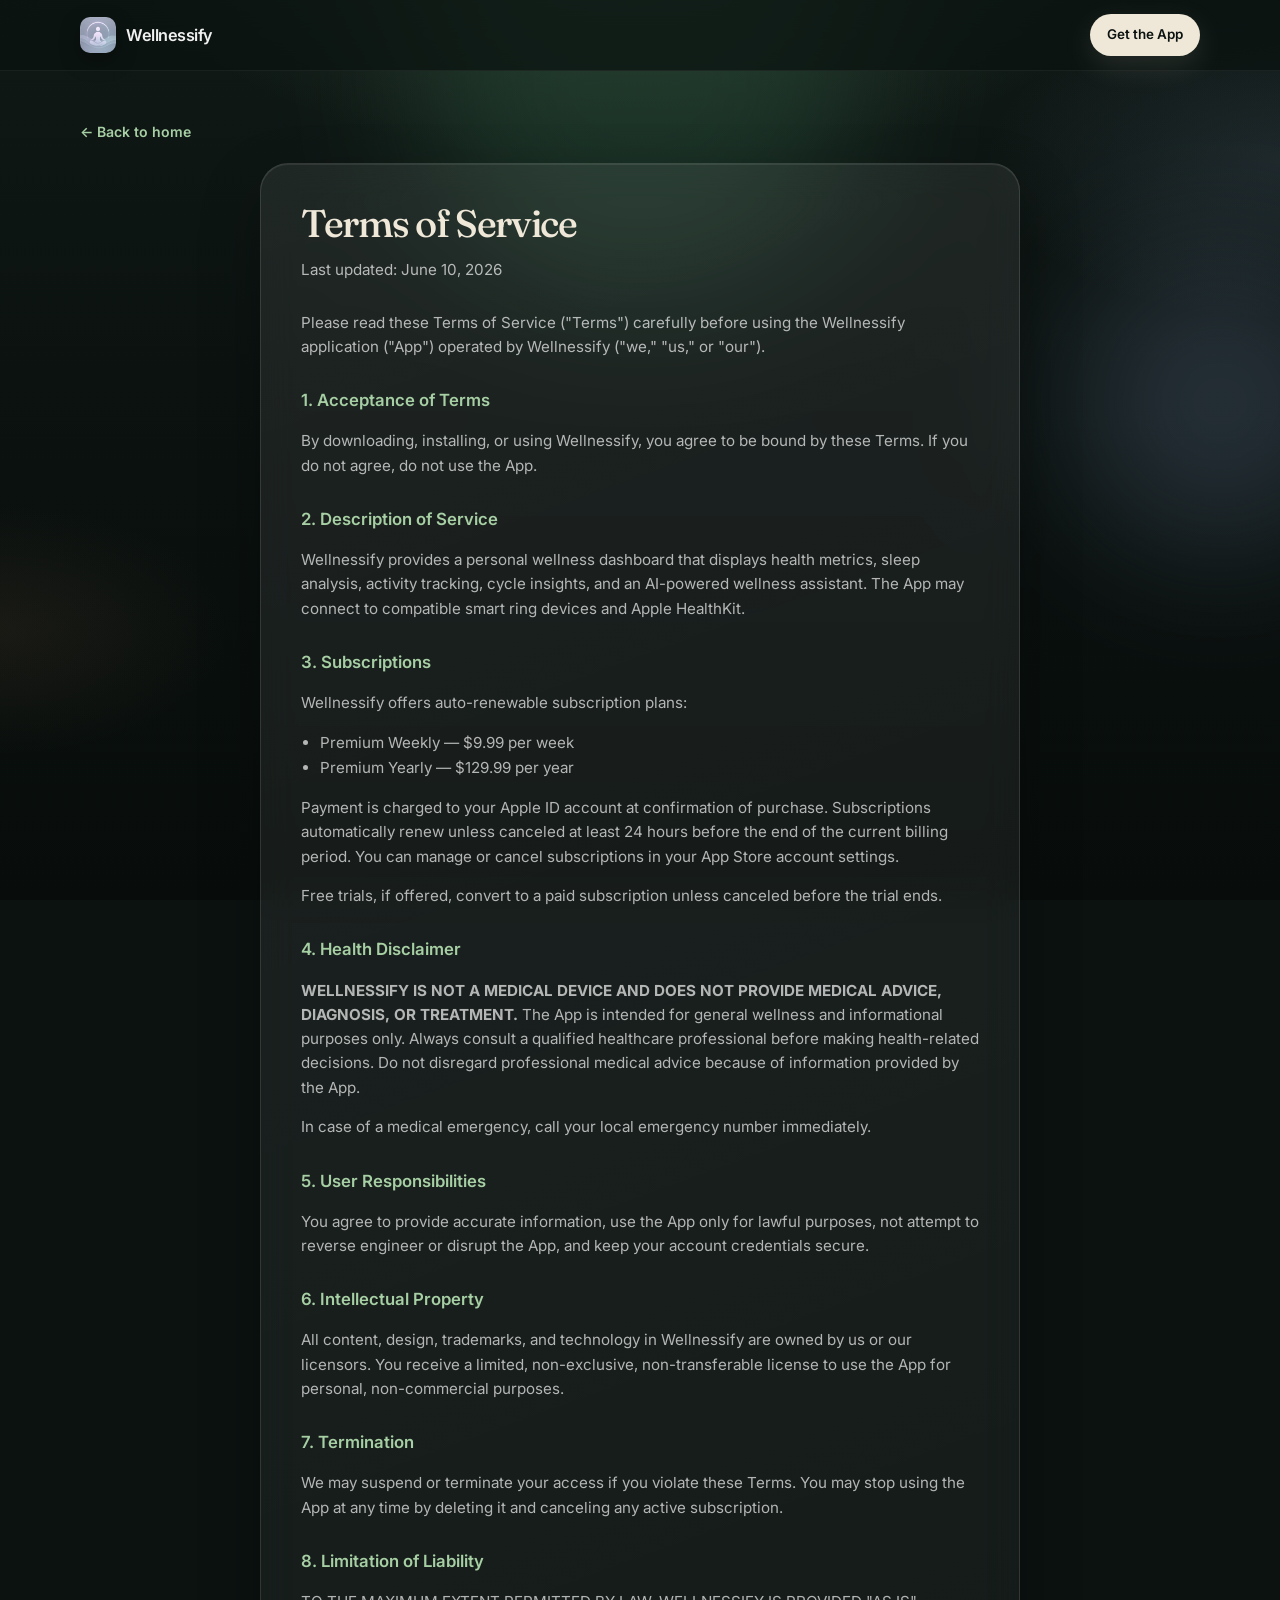
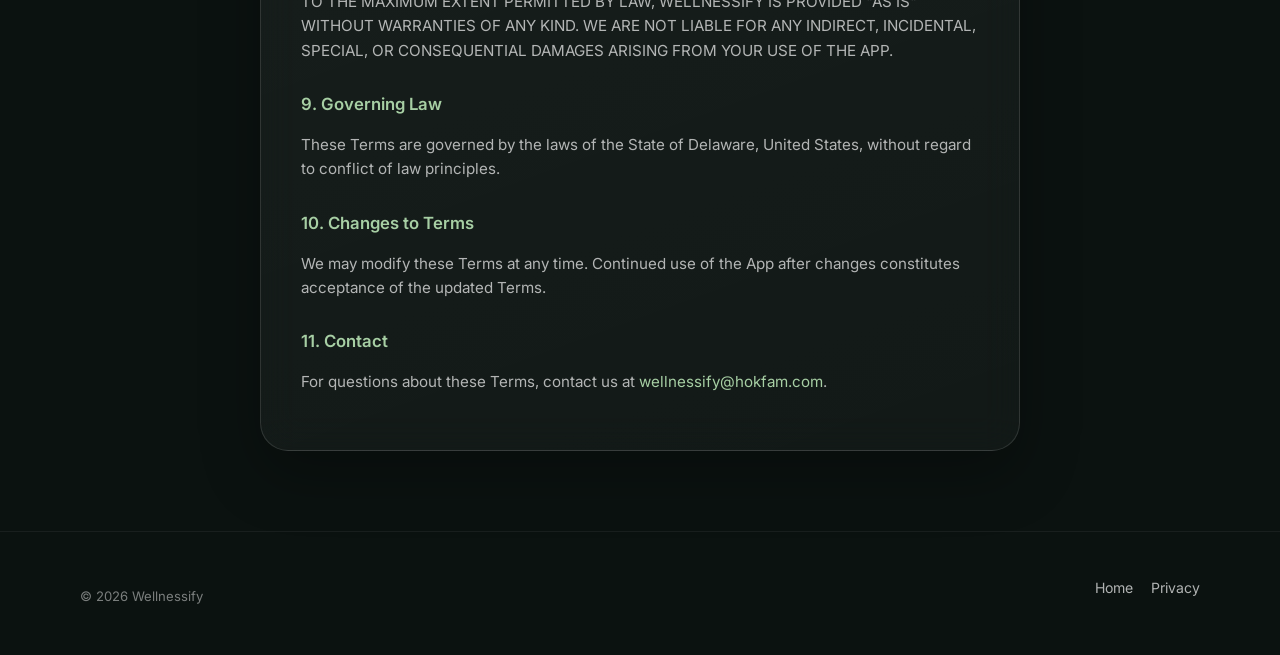
<file: terms.html>
<!DOCTYPE html>
<html lang="en">
<head>
  <meta charset="UTF-8">
  <meta name="viewport" content="width=device-width, initial-scale=1.0">
  <meta name="description" content="Wellnessify Terms of Service">
  <meta name="theme-color" content="#0B1210">
  <title>Terms of Service — Wellnessify</title>
  <link rel="icon" href="assets/app-icon.png" type="image/png">
  <link rel="stylesheet" href="css/styles.css">
</head>
<body>
  <div class="page-bg" aria-hidden="true">
    <div class="orb orb-1"></div>
    <div class="orb orb-2"></div>
  </div>

  <header class="site-nav">
    <div class="container nav-inner">
      <a href="index.html" class="brand">
        <img src="assets/app-icon.png" alt="" width="40" height="40">
        Wellnessify
      </a>
      <a href="https://apps.apple.com/app/wellnessify/id6779297287" class="btn btn-primary btn-sm">Get the App</a>
    </div>
  </header>

  <main class="legal-page">
    <div class="container">
      <a href="index.html" class="back-link">← Back to home</a>
      <article class="glass">
        <h1>Terms of Service</h1>
        <p class="legal-meta">Last updated: June 10, 2026</p>

        <p>Please read these Terms of Service ("Terms") carefully before using the Wellnessify application ("App") operated by Wellnessify ("we," "us," or "our").</p>

        <h2>1. Acceptance of Terms</h2>
        <p>By downloading, installing, or using Wellnessify, you agree to be bound by these Terms. If you do not agree, do not use the App.</p>

        <h2>2. Description of Service</h2>
        <p>Wellnessify provides a personal wellness dashboard that displays health metrics, sleep analysis, activity tracking, cycle insights, and an AI-powered wellness assistant. The App may connect to compatible smart ring devices and Apple HealthKit.</p>

        <h2>3. Subscriptions</h2>
        <p>Wellnessify offers auto-renewable subscription plans:</p>
        <ul>
          <li>Premium Weekly — $9.99 per week</li>
          <li>Premium Yearly — $129.99 per year</li>
        </ul>
        <p>Payment is charged to your Apple ID account at confirmation of purchase. Subscriptions automatically renew unless canceled at least 24 hours before the end of the current billing period. You can manage or cancel subscriptions in your App Store account settings.</p>
        <p>Free trials, if offered, convert to a paid subscription unless canceled before the trial ends.</p>

        <h2>4. Health Disclaimer</h2>
        <p><strong>WELLNESSIFY IS NOT A MEDICAL DEVICE AND DOES NOT PROVIDE MEDICAL ADVICE, DIAGNOSIS, OR TREATMENT.</strong> The App is intended for general wellness and informational purposes only. Always consult a qualified healthcare professional before making health-related decisions. Do not disregard professional medical advice because of information provided by the App.</p>
        <p>In case of a medical emergency, call your local emergency number immediately.</p>

        <h2>5. User Responsibilities</h2>
        <p>You agree to provide accurate information, use the App only for lawful purposes, not attempt to reverse engineer or disrupt the App, and keep your account credentials secure.</p>

        <h2>6. Intellectual Property</h2>
        <p>All content, design, trademarks, and technology in Wellnessify are owned by us or our licensors. You receive a limited, non-exclusive, non-transferable license to use the App for personal, non-commercial purposes.</p>

        <h2>7. Termination</h2>
        <p>We may suspend or terminate your access if you violate these Terms. You may stop using the App at any time by deleting it and canceling any active subscription.</p>

        <h2>8. Limitation of Liability</h2>
        <p>TO THE MAXIMUM EXTENT PERMITTED BY LAW, WELLNESSIFY IS PROVIDED "AS IS" WITHOUT WARRANTIES OF ANY KIND. WE ARE NOT LIABLE FOR ANY INDIRECT, INCIDENTAL, SPECIAL, OR CONSEQUENTIAL DAMAGES ARISING FROM YOUR USE OF THE APP.</p>

        <h2>9. Governing Law</h2>
        <p>These Terms are governed by the laws of the State of Delaware, United States, without regard to conflict of law principles.</p>

        <h2>10. Changes to Terms</h2>
        <p>We may modify these Terms at any time. Continued use of the App after changes constitutes acceptance of the updated Terms.</p>

        <h2>11. Contact</h2>
        <p>For questions about these Terms, contact us at <a href="mailto:wellnessify@hokfam.com">wellnessify@hokfam.com</a>.</p>
      </article>
    </div>
  </main>

  <footer class="site-footer">
    <div class="container">
      <div class="footer-inner">
        <span class="footer-copy">© <span id="year"></span> Wellnessify</span>
        <ul class="footer-links">
          <li><a href="index.html">Home</a></li>
          <li><a href="privacy.html">Privacy</a></li>
        </ul>
      </div>
    </div>
  </footer>

  <script src="js/main.js"></script>
</body>
</html>
</file>
<file: css/styles.css>
/* Wellnessify — Still Water marketing site */

@import url("https://fonts.googleapis.com/css2?family=Fraunces:ital,opsz,wght@0,9..144,500;0,9..144,600;1,9..144,500&family=Inter:wght@400;500;600;700&display=swap");

:root {
  --ink: #0b1210;
  --forest: #14211b;
  --sage: #a7cfa4;
  --sage-deep: #2e5a43;
  --sand: #efe8d8;
  --clay: #d9946c;
  --night: #8fa9d6;
  --water: #7db7d9;
  --dusk: #b59be6;
  --text: rgba(255, 255, 255, 0.94);
  --text-muted: rgba(255, 255, 255, 0.68);
  --text-soft: rgba(255, 255, 255, 0.46);
  --hairline: rgba(255, 255, 255, 0.12);
  --fill: rgba(255, 255, 255, 0.07);
  --radius-lg: 28px;
  --radius-md: 22px;
  --serif: "Fraunces", "Iowan Old Style", Palatino, Georgia, serif;
  --sans: "Inter", -apple-system, BlinkMacSystemFont, "Segoe UI", sans-serif;
  --max: 1120px;
  --ease: cubic-bezier(0.22, 0.8, 0.28, 1);
}

*, *::before, *::after { box-sizing: border-box; }

html { scroll-behavior: smooth; }

body {
  margin: 0;
  font-family: var(--sans);
  font-weight: 400;
  color: var(--text);
  background: var(--ink);
  line-height: 1.6;
  -webkit-font-smoothing: antialiased;
  text-rendering: optimizeLegibility;
}

img { max-width: 100%; display: block; }

a { color: inherit; text-decoration: none; }

:focus-visible {
  outline: 2px solid var(--sage);
  outline-offset: 3px;
}

.container {
  width: min(100% - 40px, var(--max));
  margin-inline: auto;
}

/* Atmosphere */

.page-bg {
  position: fixed;
  inset: 0;
  z-index: -1;
  overflow: hidden;
  background:
    radial-gradient(ellipse 70% 46% at 50% -8%, rgba(167, 207, 164, 0.16), transparent 58%),
    radial-gradient(ellipse 42% 32% at 100% 18%, rgba(143, 169, 214, 0.12), transparent 55%),
    radial-gradient(ellipse 36% 28% at 0% 70%, rgba(217, 148, 108, 0.08), transparent 50%),
    linear-gradient(180deg, #101916 0%, var(--ink) 42%, #080d0b 100%);
}

.orb {
  position: absolute;
  border-radius: 50%;
  filter: blur(70px);
  opacity: 0.7;
  animation: drift 18s ease-in-out infinite;
}

.orb-1 {
  width: 460px;
  height: 460px;
  background: rgba(46, 90, 67, 0.55);
  top: -160px;
  left: 50%;
  margin-left: -230px;
}

.orb-2 {
  width: 300px;
  height: 300px;
  background: rgba(143, 169, 214, 0.28);
  top: 28%;
  right: -90px;
  animation-delay: -6s;
}

.orb-3 {
  width: 260px;
  height: 260px;
  background: rgba(217, 148, 108, 0.18);
  bottom: 8%;
  left: -80px;
  animation-delay: -11s;
}

.grain {
  position: absolute;
  inset: -20%;
  opacity: 0.18;
  pointer-events: none;
  background-image: radial-gradient(rgba(255, 255, 255, 0.18) 0.6px, transparent 0.6px);
  background-size: 3px 3px;
  mix-blend-mode: overlay;
}

@keyframes drift {
  0%, 100% { transform: translate3d(0, 0, 0); }
  50% { transform: translate3d(16px, 22px, 0); }
}

/* Glass */

.glass {
  background: linear-gradient(160deg, rgba(255, 255, 255, 0.08), rgba(255, 255, 255, 0.03));
  border: 1px solid var(--hairline);
  border-radius: var(--radius-lg);
  backdrop-filter: blur(18px);
  -webkit-backdrop-filter: blur(18px);
  box-shadow: inset 0 1px 0 rgba(255, 255, 255, 0.08), 0 24px 60px rgba(0, 0, 0, 0.28);
}

.glass-sm { border-radius: var(--radius-md); padding: 22px; }

/* Nav */

.site-nav {
  position: sticky;
  top: 0;
  z-index: 100;
  padding: 14px 0;
  background: rgba(11, 18, 16, 0.72);
  border-bottom: 1px solid rgba(255, 255, 255, 0.06);
  backdrop-filter: blur(18px);
  -webkit-backdrop-filter: blur(18px);
}

.nav-inner {
  display: flex;
  align-items: center;
  justify-content: space-between;
  gap: 20px;
}

.brand {
  display: flex;
  align-items: center;
  gap: 10px;
  font-weight: 600;
  letter-spacing: -0.03em;
  font-size: 1.02rem;
}

.brand img {
  width: 36px;
  height: 36px;
  border-radius: 10px;
  box-shadow: 0 8px 20px rgba(0, 0, 0, 0.35);
}

.nav-links {
  display: flex;
  align-items: center;
  gap: 26px;
  list-style: none;
  margin: 0;
  padding: 0;
}

.nav-links a {
  color: var(--text-muted);
  font-size: 0.92rem;
  font-weight: 500;
  transition: color 0.2s;
}

.nav-links a:hover { color: var(--sand); }

.nav-toggle {
  display: none;
  background: none;
  border: 0;
  color: var(--sand);
  cursor: pointer;
  padding: 8px;
}

/* Buttons */

.btn {
  display: inline-flex;
  align-items: center;
  justify-content: center;
  gap: 8px;
  padding: 13px 22px;
  border-radius: 999px;
  font-weight: 600;
  font-size: 0.94rem;
  border: 1px solid transparent;
  cursor: pointer;
  transition: transform 0.35s var(--ease), background 0.35s, box-shadow 0.35s;
}

.btn:hover { transform: translateY(-2px); }

.btn-primary {
  background: var(--sand);
  color: var(--ink);
  box-shadow: 0 10px 30px rgba(239, 232, 216, 0.12);
}

.btn-primary:hover { box-shadow: 0 16px 40px rgba(239, 232, 216, 0.2); }

.btn-ghost {
  background: transparent;
  color: var(--sand);
  border-color: rgba(239, 232, 216, 0.28);
}

.btn-ghost:hover { background: rgba(239, 232, 216, 0.06); }

.btn-sm { padding: 9px 16px; font-size: 0.84rem; }

/* Type */

.eyebrow {
  display: inline-flex;
  align-items: center;
  gap: 10px;
  margin: 0 0 16px;
  color: var(--sage);
  font-size: 0.78rem;
  font-weight: 600;
  letter-spacing: 0.14em;
  text-transform: uppercase;
}

.eyebrow i {
  width: 18px;
  height: 2px;
  border-radius: 99px;
  background: var(--sage);
  display: block;
}

h1, .showcase h2, .section-head h2, .premium-banner h2, .cta-box h2, .split h2, .legal-page h1 {
  font-family: var(--serif);
  font-weight: 500;
  letter-spacing: -0.035em;
  line-height: 1.02;
}

/* Hero */

.hero { padding: 72px 0 40px; overflow: hidden; }

.hero-copy { max-width: 760px; }

.hero h1 {
  margin: 0 0 18px;
  font-size: clamp(3rem, 6.4vw, 5.5rem);
  color: var(--sand);
}

.hero h1 em {
  font-style: italic;
  font-weight: 500;
  color: var(--sage);
}

.hero-lead {
  margin: 0 0 28px;
  max-width: 38rem;
  color: var(--text-muted);
  font-size: 1.12rem;
  line-height: 1.65;
}

.hero-actions {
  display: flex;
  flex-wrap: wrap;
  gap: 12px;
  margin-bottom: 26px;
}

.device-nav {
  display: flex;
  flex-wrap: wrap;
  gap: 8px;
}

.device-nav a {
  padding: 8px 14px;
  border-radius: 999px;
  border: 1px solid var(--hairline);
  color: var(--text-muted);
  font-size: 0.84rem;
  font-weight: 500;
  background: rgba(255, 255, 255, 0.03);
  transition: border-color 0.25s, color 0.25s, background 0.25s;
}

.device-nav a:hover,
.device-nav a[aria-current="true"] {
  color: var(--ink);
  background: var(--sand);
  border-color: var(--sand);
}

.stage-caption {
  text-align: center;
  margin: 8px 0 0;
  color: var(--text-soft);
  letter-spacing: 0.16em;
  text-transform: uppercase;
  font-size: 0.72rem;
  font-weight: 600;
}

/* Hero stage */

.stage-viewport {
  position: relative;
  width: min(1120px, calc(100% - 24px));
  margin: 36px auto 0;
  height: auto;
}

.stage {
  position: relative;
  width: 100%;
  height: 640px;
}

.floor {
  position: absolute;
  left: 8%;
  right: 8%;
  bottom: 18px;
  height: 70px;
  background: radial-gradient(ellipse at center, rgba(0, 0, 0, 0.55), transparent 70%);
  filter: blur(6px);
  pointer-events: none;
}

.depth { will-change: transform; }

.slot-ipad, .slot-mac, .slot-back, .slot-front { position: absolute; }

.slot-ipad { left: 0; top: 168px; z-index: 1; }
.slot-mac { left: 210px; top: 36px; z-index: 2; }
.slot-back { left: 690px; top: 18px; z-index: 3; }
.slot-front { left: 860px; top: 108px; z-index: 4; }

.lean-ipad { transform: rotate(-13deg); }
.lean-back { transform: rotate(8deg); }
.lean-front { transform: rotate(-6deg); }

.stage .ipad { width: 400px; }
.stage .macbook { width: 500px; }
.stage .slot-back .iphone { width: 214px; }
.stage .slot-front .iphone { width: 236px; }

/* Device frames */

.iphone { width: 292px; filter: drop-shadow(0 28px 40px rgba(0, 0, 0, 0.45)); }

.iphone .bezel {
  position: relative;
  padding: 10px;
  border-radius: 42px;
  background:
    linear-gradient(160deg, rgba(255, 255, 255, 0.38), transparent 28%),
    linear-gradient(180deg, #3c403e 0%, #1a1d1c 38%, #0c0e0d 100%);
  box-shadow: inset 0 0 0 1px rgba(255, 255, 255, 0.18), inset 0 1px 0 rgba(255, 255, 255, 0.4);
}

.iphone .glass-screen {
  position: relative;
  aspect-ratio: 9 / 19.35;
  border-radius: 32px;
  overflow: hidden;
  background: #0b1210;
}

.iphone .side {
  position: absolute;
  width: 3px;
  border-radius: 2px;
  background: linear-gradient(#2a2e2c, #6d726f);
}

.iphone .silent { left: -2px; top: 92px; height: 22px; }
.iphone .up { left: -2px; top: 132px; height: 42px; }
.iphone .down { left: -2px; top: 182px; height: 42px; }
.iphone .power { right: -2px; top: 150px; height: 68px; }

.island {
  position: absolute;
  z-index: 5;
  top: 10px;
  left: 50%;
  width: 92px;
  height: 26px;
  transform: translateX(-50%);
  border-radius: 20px;
  background: #050605;
  box-shadow: inset 0 0 0 1px rgba(255, 255, 255, 0.06);
}

.ipad { width: min(680px, 100%); filter: drop-shadow(0 30px 46px rgba(0, 0, 0, 0.42)); }

.ipad .bezel {
  position: relative;
  padding: 16px 16px 18px;
  border-radius: 28px;
  background:
    linear-gradient(160deg, rgba(255, 255, 255, 0.28), transparent 30%),
    linear-gradient(180deg, #3a3e3c, #121413);
  box-shadow: inset 0 0 0 1px rgba(255, 255, 255, 0.16);
}

.ipad-cam {
  position: absolute;
  top: 7px;
  left: 50%;
  width: 7px;
  height: 7px;
  margin-left: -3px;
  border-radius: 50%;
  background: #1a1c1e;
  box-shadow: inset 0 0 0 1px rgba(255, 255, 255, 0.2);
}

.ipad .glass-screen {
  border-radius: 14px;
  overflow: hidden;
  background: #0b1210;
  min-height: 390px;
}

.macbook { width: min(920px, 100%); filter: drop-shadow(0 34px 50px rgba(0, 0, 0, 0.45)); }

.mac-lid {
  position: relative;
  padding: 12px 12px 0;
  border-radius: 16px 16px 0 0;
  background:
    linear-gradient(180deg, rgba(255, 255, 255, 0.22), transparent 30%),
    linear-gradient(180deg, #2e3331, #141716);
  box-shadow: inset 0 0 0 1px rgba(255, 255, 255, 0.14);
}

.mac-cam {
  position: absolute;
  top: 5px;
  left: 50%;
  width: 6px;
  height: 6px;
  margin-left: -3px;
  border-radius: 50%;
  background: #0e1010;
  box-shadow: 0 0 0 1px rgba(255, 255, 255, 0.15);
}

.mac-display {
  border-radius: 6px 6px 0 0;
  overflow: hidden;
  background: #0b1210;
  min-height: 300px;
}

.mac-base {
  position: relative;
  height: 16px;
  border-radius: 0 0 12px 12px;
  background: linear-gradient(#4a4e4c, #1c1f1e 55%, #0e100f);
  box-shadow: inset 0 1px 0 rgba(255, 255, 255, 0.25);
}

.mac-base span {
  position: absolute;
  left: 50%;
  top: 0;
  width: 18%;
  height: 7px;
  transform: translateX(-50%);
  border-radius: 0 0 8px 8px;
  background: #0a0c0b;
}

/* Screens */

.glass-screen > img {
  position: absolute;
  inset: 0;
  width: 100%;
  height: 100%;
  object-fit: cover;
}

.desk-hero {
  position: relative;
  background-size: cover;
  background-position: center 30%;
}

.scrim {
  position: absolute;
  inset: 0;
  background:
    linear-gradient(180deg, rgba(11, 18, 16, 0.28) 0%, rgba(11, 18, 16, 0.05) 28%, rgba(11, 18, 16, 0.2) 48%, rgba(11, 18, 16, 0.88) 100%);
  z-index: 1;
}

.scrim.heavy {
  background:
    linear-gradient(180deg, rgba(11, 18, 16, 0.55), rgba(11, 18, 16, 0.78) 40%, rgba(8, 12, 10, 0.92));
}

.ui {
  position: absolute;
  inset: 0;
  z-index: 2;
  display: flex;
  flex-direction: column;
  padding: 46px 12px 12px;
  gap: 10px;
}

.ui-hero {
  display: flex;
  justify-content: space-between;
  gap: 8px;
  align-items: flex-start;
}

.hello, .desk-copy .hello {
  margin: 0;
  font-size: 0.78rem;
  font-weight: 600;
  color: white;
  text-shadow: 0 1px 8px rgba(0, 0, 0, 0.45);
}

.name, .desk-copy .name {
  margin: 0;
  font-family: var(--serif);
  font-weight: 500;
  font-size: 1.7rem;
  letter-spacing: -0.03em;
  line-height: 1;
  color: white;
  text-shadow: 0 2px 12px rgba(0, 0, 0, 0.4);
}

.tick {
  display: block;
  width: 0;
  height: 3px;
  margin: 8px 0;
  border-radius: 99px;
  background: linear-gradient(90deg, var(--sage), var(--sage-deep));
}

.anim.in .tick { width: 42px; transition: width 0.8s var(--ease) 0.15s; }

.tip {
  margin: 0;
  max-width: 11rem;
  min-height: 2.4em;
  font-size: 0.72rem;
  line-height: 1.35;
  color: rgba(255, 255, 255, 0.92);
  text-shadow: 0 1px 8px rgba(0, 0, 0, 0.55);
}

.tip-rotate { position: relative; }
.tip-rotate span { display: none; }
.tip-rotate span:first-child { display: block; animation: tip-a 9s ease-in-out infinite; }
.tip-rotate span:last-child {
  position: absolute;
  inset: 0;
  animation: tip-b 9s ease-in-out infinite;
}

@keyframes tip-a {
  0%, 42% { opacity: 1; }
  50%, 92% { opacity: 0; }
  100% { opacity: 1; }
}
@keyframes tip-b {
  0%, 42% { opacity: 0; }
  50%, 92% { opacity: 1; }
  100% { opacity: 0; }
}

.ring {
  position: relative;
  width: 84px;
  height: 84px;
  flex: none;
}

.ring.sm { width: 68px; height: 68px; }

.ring svg { width: 100%; height: 100%; }
.ring circle { fill: none; stroke-width: 7; }
.ring .track { stroke: rgba(255, 255, 255, 0.16); }
.ring .progress {
  stroke: var(--sage);
  stroke-linecap: round;
  transform: rotate(-90deg);
  transform-origin: 50% 50%;
  stroke-dasharray: 251.2;
  stroke-dashoffset: 251.2;
  filter: drop-shadow(0 0 6px rgba(167, 207, 164, 0.45));
}

.anim.in .ring .progress {
  stroke-dashoffset: calc(251.2 * (1 - (var(--end) / 100)));
  transition: stroke-dashoffset 1.25s var(--ease) 0.1s;
}

.ring-num {
  position: absolute;
  inset: 0;
  display: flex;
  flex-direction: column;
  align-items: center;
  justify-content: center;
  color: white;
  line-height: 1;
}

.ring-num strong {
  font-family: var(--serif);
  font-weight: 500;
  font-size: 1.25rem;
  font-variant-numeric: tabular-nums;
}

.ring-num small {
  margin-top: 2px;
  font-size: 0.58rem;
  letter-spacing: 0.08em;
  text-transform: uppercase;
  color: rgba(255, 255, 255, 0.72);
}

.tiles {
  margin-top: auto;
  display: grid;
  grid-template-columns: 1fr 1fr;
  gap: 8px;
}

.tiles-4 { grid-template-columns: repeat(4, 1fr); }

.tile {
  position: relative;
  overflow: hidden;
  padding: 9px 10px 8px;
  border-radius: 16px;
  background: rgba(20, 33, 27, 0.62);
  border: 1px solid rgba(255, 255, 255, 0.14);
  backdrop-filter: blur(12px);
  -webkit-backdrop-filter: blur(12px);
  opacity: 0;
  transform: translateY(10px);
}

.anim.in .tile {
  opacity: 1;
  transform: none;
  transition: opacity 0.6s var(--ease), transform 0.6s var(--ease);
}
.anim.in .tile:nth-child(2) { transition-delay: 0.08s; }
.anim.in .tile:nth-child(3) { transition-delay: 0.16s; }
.anim.in .tile:nth-child(4) { transition-delay: 0.24s; }

.tile span {
  display: block;
  font-size: 0.62rem;
  font-weight: 600;
  letter-spacing: 0.04em;
  color: rgba(255, 255, 255, 0.7);
}
.tile strong {
  display: block;
  margin-top: 2px;
  font-family: var(--serif);
  font-weight: 500;
  font-size: 1.02rem;
  letter-spacing: -0.03em;
  line-height: 1.1;
}
.tile small { font-size: 0.65rem; font-weight: 600; color: var(--sage); }
.tile.sleep { box-shadow: inset 0 0 0 1px rgba(143, 169, 214, 0.28); }
.tile.sleep small { color: var(--night); }
.tile.move small { color: var(--sage); }
.tile.mind { box-shadow: inset 0 0 0 1px rgba(181, 155, 230, 0.28); }
.tile.mind small { color: var(--dusk); }
.tile.water small { color: var(--water); }

.tile .fill {
  position: absolute;
  left: 0;
  right: 0;
  bottom: 0;
  height: 0;
  background: linear-gradient(180deg, transparent, rgba(125, 183, 217, 0.38));
  --level: 62%;
}
.anim.in .tile .fill { height: var(--level); transition: height 1.2s var(--ease) 0.3s; }

.tabbar {
  display: grid;
  grid-template-columns: repeat(4, 1fr);
  gap: 2px;
  padding: 7px 4px 6px;
  border-radius: 16px;
  background: rgba(11, 18, 16, 0.55);
  border: 1px solid rgba(255, 255, 255, 0.12);
  text-align: center;
  font-size: 0.58rem;
  font-weight: 600;
  letter-spacing: 0.02em;
  color: rgba(255, 255, 255, 0.48);
}
.tabbar .on { color: var(--sand); }

/* Coach */

.coach-ui { padding-top: 48px; }
.kicker {
  margin: 0;
  color: var(--sage);
  font-size: 0.68rem;
  font-weight: 600;
  letter-spacing: 0.14em;
  text-transform: uppercase;
}
.coach-title {
  margin: 4px 0 10px;
  font-family: var(--serif);
  font-size: 1.35rem;
  font-weight: 500;
  letter-spacing: -0.03em;
  line-height: 1.1;
}
.bubbles { display: flex; flex-direction: column; gap: 8px; }
.bubble {
  margin: 0;
  max-width: 92%;
  padding: 8px 10px;
  border-radius: 14px;
  font-size: 0.72rem;
  line-height: 1.4;
  opacity: 0;
  transform: translateY(8px);
}
.bubble.them {
  background: rgba(255, 255, 255, 0.1);
  border: 1px solid rgba(255, 255, 255, 0.12);
}
.bubble.me {
  align-self: flex-end;
  background: var(--sand);
  color: var(--ink);
}
.anim.in .bubble {
  opacity: 1;
  transform: none;
  transition: opacity 0.55s var(--ease), transform 0.55s var(--ease);
}
.anim.in .bubble:nth-child(1) { transition-delay: 0.15s; }
.anim.in .bubble:nth-child(2) { transition-delay: 0.4s; }
.anim.in .bubble:nth-child(3) { transition-delay: 0.7s; }

.composer {
  margin-top: auto;
  display: flex;
  align-items: center;
  justify-content: space-between;
  padding: 8px 10px;
  border-radius: 999px;
  background: rgba(255, 255, 255, 0.08);
  border: 1px solid rgba(255, 255, 255, 0.12);
  color: rgba(255, 255, 255, 0.55);
  font-size: 0.68rem;
}
.composer::after {
  content: "";
  width: 18px;
  height: 18px;
  border-radius: 50%;
  background: var(--sage);
}

/* Desktop UI inside iPad and Mac */

.desk, .os {
  background:
    linear-gradient(180deg, rgba(11, 18, 16, 0.2), rgba(11, 18, 16, 0.55)),
    #0d1512;
}

.desk { display: flex; flex-direction: column; gap: 10px; padding: 12px; min-height: 390px; }

.desk-hero {
  display: flex;
  justify-content: space-between;
  gap: 12px;
  min-height: 168px;
  padding: 16px;
  border-radius: 18px;
  overflow: hidden;
  box-shadow: inset 0 0 0 1px rgba(255, 255, 255, 0.12);
}
.desk-hero::after {
  content: "";
  position: absolute;
  inset: 0;
  background: linear-gradient(90deg, rgba(11, 18, 16, 0.55), rgba(11, 18, 16, 0.05) 70%);
}
.desk-hero > * { position: relative; z-index: 1; }
.desk-copy .name { font-size: clamp(1.6rem, 3vw, 2.4rem); }
.desk-copy .tip { max-width: 16rem; font-size: 0.85rem; }

.desk-row { display: grid; grid-template-columns: 1.4fr 0.8fr; gap: 10px; align-items: stretch; }

.week {
  padding: 4px 2px 0;
}
.week.card, .os-main .week.card {
  padding: 12px;
  border-radius: 16px;
  background: rgba(255, 255, 255, 0.05);
  border: 1px solid rgba(255, 255, 255, 0.1);
}
.week p {
  margin: 0 0 8px;
  font-size: 0.75rem;
  font-weight: 600;
  color: var(--text-muted);
}
.bars {
  display: flex;
  align-items: flex-end;
  gap: 6px;
  height: 54px;
}
.bars.tall { height: 92px; }
.bars i {
  flex: 1;
  display: flex;
  align-items: flex-end;
  justify-content: center;
  height: var(--h);
  border-radius: 6px 6px 3px 3px;
  background: linear-gradient(180deg, var(--sage), var(--sage-deep));
  transform: scaleY(0);
  transform-origin: bottom;
  opacity: 0.9;
}
.anim.in .bars i {
  transform: scaleY(1);
  transition: transform 0.7s var(--ease);
}
.anim.in .bars i:nth-child(2) { transition-delay: 0.05s; }
.anim.in .bars i:nth-child(3) { transition-delay: 0.1s; }
.anim.in .bars i:nth-child(4) { transition-delay: 0.15s; }
.anim.in .bars i:nth-child(5) { transition-delay: 0.2s; }
.anim.in .bars i:nth-child(6) { transition-delay: 0.25s; }
.anim.in .bars i:nth-child(7) { transition-delay: 0.3s; }
.bars b {
  font-style: normal;
  font-weight: 600;
  font-size: 0.6rem;
  color: var(--ink);
  padding-bottom: 4px;
}

.os { display: grid; grid-template-columns: 168px 1fr; min-height: 420px; }
.os-side {
  display: flex;
  flex-direction: column;
  gap: 4px;
  padding: 16px 12px;
  background: rgba(0, 0, 0, 0.28);
  border-right: 1px solid rgba(255, 255, 255, 0.06);
}
.os-brand {
  display: flex;
  align-items: center;
  gap: 8px;
  margin: 0 0 10px;
  font-weight: 600;
  font-size: 0.82rem;
}
.os-brand img { width: 22px; height: 22px; border-radius: 6px; }
.os-side span {
  padding: 7px 10px;
  border-radius: 10px;
  font-size: 0.78rem;
  font-weight: 500;
  color: var(--text-muted);
}
.os-side span.on { background: rgba(167, 207, 164, 0.16); color: var(--sand); }
.os-profile {
  margin-top: auto;
  display: flex;
  align-items: center;
  gap: 8px;
}
.os-profile i, .os-side .os-profile i {
  width: 22px;
  height: 22px;
  border-radius: 50%;
  background: linear-gradient(140deg, var(--sage), var(--night));
  padding: 0;
}
.os-main { display: flex; flex-direction: column; gap: 10px; padding: 12px; }
.os-main .desk-hero { min-height: 140px; }
.os-main .tiles { margin-top: 0; }
.stage .os { min-height: 280px; grid-template-columns: 108px 1fr; }
.stage .os-side span { font-size: 0.68rem; padding: 5px 8px; }
.stage .mac-display { min-height: 0; }
.stage .desk-hero.short { min-height: 112px; }
.stage .ipad .glass-screen { min-height: 0; }
.stage .desk { min-height: 0; padding: 8px; }
.stage .desk-hero { min-height: 120px; padding: 12px; }
.stage .name { font-size: 1.25rem; }

/* Motion wrappers */

.enter {
  animation: rise 1s var(--ease) both;
  animation-delay: var(--d, 0s);
}
@keyframes rise {
  from { opacity: 0; transform: translateY(36px) scale(0.98); }
  to { opacity: 1; transform: none; }
}

.float { animation: bob var(--bob, 7s) ease-in-out infinite; animation-delay: 0.8s; }
@keyframes bob {
  0%, 100% { transform: translateY(0); }
  50% { transform: translateY(-12px); }
}

.depth {
  transform: translate3d(var(--px, 0px), var(--py, 0px), 0);
  transition: transform 0.6s var(--ease);
}

.sheen .glass-screen::after {
  content: "";
  position: absolute;
  inset: 0;
  z-index: 6;
  pointer-events: none;
  background: linear-gradient(115deg, transparent 38%, rgba(255, 255, 255, 0.22) 48%, transparent 58%);
  transform: translateX(-130%);
}
.anim.in.sheen .glass-screen::after { animation: sheen 1.5s var(--ease) 0.3s both; }
@keyframes sheen { to { transform: translateX(130%); } }

.reveal {
  opacity: 0;
  transform: translateY(22px);
  transition: opacity 0.8s var(--ease), transform 0.8s var(--ease);
}
.reveal.visible { opacity: 1; transform: none; }

/* Showcases */

.devices { padding: 40px 0 20px; }

.section-head, .showcase-copy.center {
  text-align: center;
  max-width: 640px;
  margin: 0 auto 48px;
}
.section-head h2, .showcase h2 {
  margin: 0 0 12px;
  font-size: clamp(2.1rem, 4vw, 3.4rem);
  color: var(--sand);
}
.section-head p, .showcase-copy p, .lead {
  margin: 0;
  color: var(--text-muted);
  font-size: 1.05rem;
}

.showcase { padding: 72px 0; }
.showcase-grid {
  display: grid;
  grid-template-columns: 0.9fr 1.1fr;
  gap: 48px;
  align-items: center;
}
.showcase.reverse .showcase-grid { grid-template-columns: 1.15fr 0.85fr; }
.showcase.reverse .showcase-copy { order: 2; }

.device-kicker {
  margin: 0 0 10px;
  color: var(--sage);
  font-size: 0.78rem;
  font-weight: 600;
  letter-spacing: 0.16em;
  text-transform: uppercase;
}

.showcase h2 { font-size: clamp(2rem, 3.5vw, 3.1rem); }
.showcase-copy p { margin-top: 12px; }

.ticks {
  list-style: none;
  margin: 22px 0 0;
  padding: 0;
  display: grid;
  gap: 10px;
}
.ticks li {
  display: flex;
  gap: 10px;
  align-items: flex-start;
  color: var(--text-muted);
  font-size: 0.95rem;
}
.ticks li::before {
  content: "";
  width: 14px;
  height: 2px;
  margin-top: 0.7em;
  border-radius: 99px;
  background: var(--sage);
  flex: none;
}

.showcase-stage { display: flex; justify-content: center; }
.pad-stage, .mac-stage { margin-top: 8px; }

.duo-stage {
  display: flex;
  justify-content: center;
  align-items: flex-end;
  min-height: 560px;
}
.lean-duo-l { transform: rotate(-8deg) translateY(18px); z-index: 1; }
.lean-duo-r { transform: rotate(7deg) translate(-42px, -28px); z-index: 2; }
.duo-stage .iphone { width: min(250px, 42vw); }

/* Features */

#features, #health, #premium { padding: 88px 0; }

.feature-grid {
  display: grid;
  grid-template-columns: repeat(3, 1fr);
  gap: 16px;
}
.feature-card {
  padding: 26px 24px 28px;
  transition: transform 0.4s var(--ease), border-color 0.4s;
}
.feature-card:hover {
  transform: translateY(-6px);
  border-color: rgba(167, 207, 164, 0.4);
}
.feature-icon {
  width: 44px;
  height: 44px;
  display: grid;
  place-items: center;
  margin-bottom: 16px;
  border-radius: 14px;
  background: rgba(167, 207, 164, 0.12);
  color: var(--sage);
}
.feature-icon.night { background: rgba(143, 169, 214, 0.14); color: var(--night); }
.feature-icon.clay { background: rgba(217, 148, 108, 0.14); color: var(--clay); }
.feature-icon.water { background: rgba(125, 183, 217, 0.14); color: var(--water); }
.feature-icon.dusk { background: rgba(181, 155, 230, 0.14); color: var(--dusk); }
.feature-card h3 {
  margin: 0 0 8px;
  font-size: 1.15rem;
  font-weight: 600;
  letter-spacing: -0.02em;
}
.feature-card p { margin: 0; color: var(--text-muted); font-size: 0.95rem; }

/* Health */

.split {
  display: grid;
  grid-template-columns: 1.05fr 0.95fr;
  gap: 48px;
  align-items: center;
}
.split h2 { margin: 0 0 14px; font-size: clamp(2rem, 3.4vw, 3rem); color: var(--sand); }
.lead { margin-bottom: 8px; }

.sync-card { padding: 28px; }
.sync-label {
  margin: 0 0 18px;
  font-size: 0.78rem;
  letter-spacing: 0.14em;
  text-transform: uppercase;
  color: var(--sage);
  font-weight: 600;
}
.sync {
  display: grid;
  grid-template-columns: 1fr auto 1fr auto 1fr;
  gap: 8px;
  align-items: center;
}
.node {
  padding: 14px 10px;
  border-radius: 16px;
  background: rgba(255, 255, 255, 0.04);
  border: 1px solid var(--hairline);
  text-align: center;
}
.node strong { display: block; font-size: 0.92rem; color: var(--sand); }
.node span { color: var(--text-soft); font-size: 0.75rem; }
.link {
  position: relative;
  width: 36px;
  height: 2px;
  background: rgba(167, 207, 164, 0.35);
  overflow: hidden;
}
.link i {
  position: absolute;
  top: -3px;
  left: 0;
  width: 8px;
  height: 8px;
  border-radius: 50%;
  background: var(--sage);
  box-shadow: 0 0 10px var(--sage);
  animation: travel 2.4s linear infinite;
}
.sync .link:nth-child(4) i { animation-delay: -1.2s; }
@keyframes travel {
  from { transform: translateX(-8px); }
  to { transform: translateX(36px); }
}
.sync-note { margin: 16px 0 0; color: var(--text-soft); font-size: 0.84rem; }

/* Premium + CTA */

.premium-banner { padding: 52px 36px; text-align: center; position: relative; overflow: hidden; }
.premium-banner::before {
  content: "";
  position: absolute;
  inset: auto 0 0;
  height: 180px;
  background: radial-gradient(ellipse at center, rgba(167, 207, 164, 0.16), transparent 70%);
  pointer-events: none;
}
.premium-banner h2, .premium-banner p, .premium-banner .eyebrow, .pricing-row { position: relative; }
.premium-banner h2 { margin: 0 0 10px; font-size: clamp(2rem, 4vw, 3rem); color: var(--sand); }
.premium-banner > p { margin: 0 auto 28px; max-width: 460px; color: var(--text-muted); }

.pricing-row { display: flex; flex-wrap: wrap; justify-content: center; gap: 16px; }
.price-card { min-width: 220px; text-align: left; }
.price-card.featured { border-color: rgba(167, 207, 164, 0.5); box-shadow: 0 20px 50px rgba(46, 90, 67, 0.25); }
.price-badge {
  display: inline-block;
  margin-bottom: 12px;
  padding: 4px 10px;
  border-radius: 999px;
  background: rgba(167, 207, 164, 0.16);
  color: var(--sage);
  font-size: 0.68rem;
  font-weight: 700;
  letter-spacing: 0.06em;
  text-transform: uppercase;
}
.price-card h3 { margin: 0 0 8px; font-size: 1rem; }
.price-old { color: var(--text-soft); text-decoration: line-through; font-size: 0.88rem; }
.price-now {
  font-family: var(--serif);
  font-size: 2.4rem;
  font-weight: 500;
  letter-spacing: -0.04em;
  color: var(--sand);
  line-height: 1.1;
}
.price-period { color: var(--text-muted); font-size: 0.88rem; }

.cta { padding: 20px 0 96px; }
.cta-box { padding: 64px 32px; text-align: center; }
.cta-box h2 { margin: 0 0 12px; font-size: clamp(2.2rem, 4vw, 3.4rem); color: var(--sand); }
.cta-box p { margin: 0 auto 26px; max-width: 420px; color: var(--text-muted); }

/* Footer */

.site-footer { padding: 36px 0 48px; border-top: 1px solid rgba(255, 255, 255, 0.06); }
.footer-inner { display: flex; flex-wrap: wrap; justify-content: space-between; gap: 20px; align-items: center; }
.footer-links { display: flex; flex-wrap: wrap; gap: 18px; list-style: none; margin: 0; padding: 0; }
.footer-links a { color: var(--text-muted); font-size: 0.88rem; }
.footer-links a:hover { color: var(--sand); }
.footer-copy { margin: 18px 0 0; color: var(--text-soft); font-size: 0.82rem; }
.disclaimer {
  margin-top: 18px;
  padding-top: 18px;
  border-top: 1px solid rgba(255, 255, 255, 0.06);
  color: var(--text-soft);
  font-size: 0.75rem;
  line-height: 1.6;
}

/* Legal */

.legal-page { padding: 48px 0 80px; }
.legal-page .glass { padding: 40px; max-width: 760px; margin: 0 auto; }
.legal-page h1 { margin: 0 0 8px; font-size: 2.4rem; color: var(--sand); }
.legal-meta { color: var(--text-soft); font-size: 0.88rem; margin-bottom: 28px; }
.legal-page h2 { margin: 28px 0 8px; font-size: 1.05rem; color: var(--sage); font-weight: 600; }
.legal-page p, .legal-page li { color: var(--text-muted); font-size: 0.95rem; }
.legal-page ul { padding-left: 1.2rem; }
.legal-page a { color: var(--sage); }
.back-link {
  display: inline-flex;
  margin-bottom: 20px;
  color: var(--text-muted);
  font-size: 0.88rem;
  font-weight: 600;
}
.back-link:hover { color: var(--sand); }

/* Wide stage scales as one composition */

@media (min-width: 980px) {
  .stage-viewport {
    height: calc(700px * min(1, 100cqi / 1120px));
    container-type: inline-size;
  }
  .stage {
    position: absolute;
    left: 50%;
    top: 0;
    width: 1120px;
    height: 700px;
    transform: translateX(-50%) scale(calc(100cqi / 1120px));
    transform-origin: top center;
  }
}

/* Responsive */

@media (max-width: 979px) {
  .slot-ipad, .slot-mac, .slot-back { display: none; }
  .slot-front {
    position: relative;
    left: auto;
    top: auto;
    display: flex;
    justify-content: center;
  }
  .lean-front { transform: none; }
  .stage { height: auto; padding: 12px 0 28px; }
  .floor { display: none; }
  .stage-caption { display: none; }
}

@media (max-width: 900px) {
  .showcase-grid, .showcase.reverse .showcase-grid, .split, .feature-grid {
    grid-template-columns: 1fr;
  }
  .showcase.reverse .showcase-copy { order: 0; }
  .feature-grid { grid-template-columns: 1fr 1fr; }
  .duo-stage { min-height: 0; }
  .desk-row { grid-template-columns: 1fr; }
  .os { grid-template-columns: 1fr; }
  .os-side {
    flex-direction: row;
    flex-wrap: wrap;
    align-items: center;
    border-right: 0;
    border-bottom: 1px solid rgba(255, 255, 255, 0.06);
  }
  .os-profile { margin-top: 0; margin-left: auto; }
  .os-brand { margin: 0 8px 0 0; }
}

@media (max-width: 720px) {
  .nav-links {
    display: none;
    position: absolute;
    top: 100%;
    left: 0;
    right: 0;
    flex-direction: column;
    align-items: stretch;
    gap: 0;
    padding: 8px 20px 18px;
    background: rgba(11, 18, 16, 0.96);
    border-bottom: 1px solid rgba(255, 255, 255, 0.06);
  }
  .nav-links.open { display: flex; }
  .nav-links li { padding: 10px 0; }
  .nav-toggle { display: block; }
  .site-nav .container { position: relative; }
  .hero { padding-top: 40px; }
  .hero h1 { font-size: clamp(2.5rem, 12vw, 3.4rem); }
  .feature-grid { grid-template-columns: 1fr; }
  .tiles-4 { grid-template-columns: 1fr 1fr; }
  .sync { grid-template-columns: 1fr; }
  .link { width: 2px; height: 22px; justify-self: center; }
  .premium-banner, .cta-box, .legal-page .glass { padding: 28px 18px; }
  .showcase { padding: 48px 0; }
  #features, #health, #premium { padding: 64px 0; }
  .lean-duo-r { transform: rotate(6deg) translate(-18px, -10px); }
}

@media (prefers-reduced-motion: reduce) {
  html { scroll-behavior: auto; }
  .orb, .float, .enter, .tip-rotate span, .link i, .sheen .glass-screen::after {
    animation: none !important;
  }
  .reveal { opacity: 1; transform: none; transition: none; }
  .tile, .bubble, .bars i { opacity: 1; transform: none; transition: none; }
  .tick { width: 42px; transition: none; }
  .ring .progress {
    stroke-dashoffset: calc(251.2 * (1 - (var(--end) / 100)));
    transition: none;
  }
  .ring { --n: var(--end); }
  .tile .fill { height: var(--level); }
  .depth { transition: none; }
}
</file>
